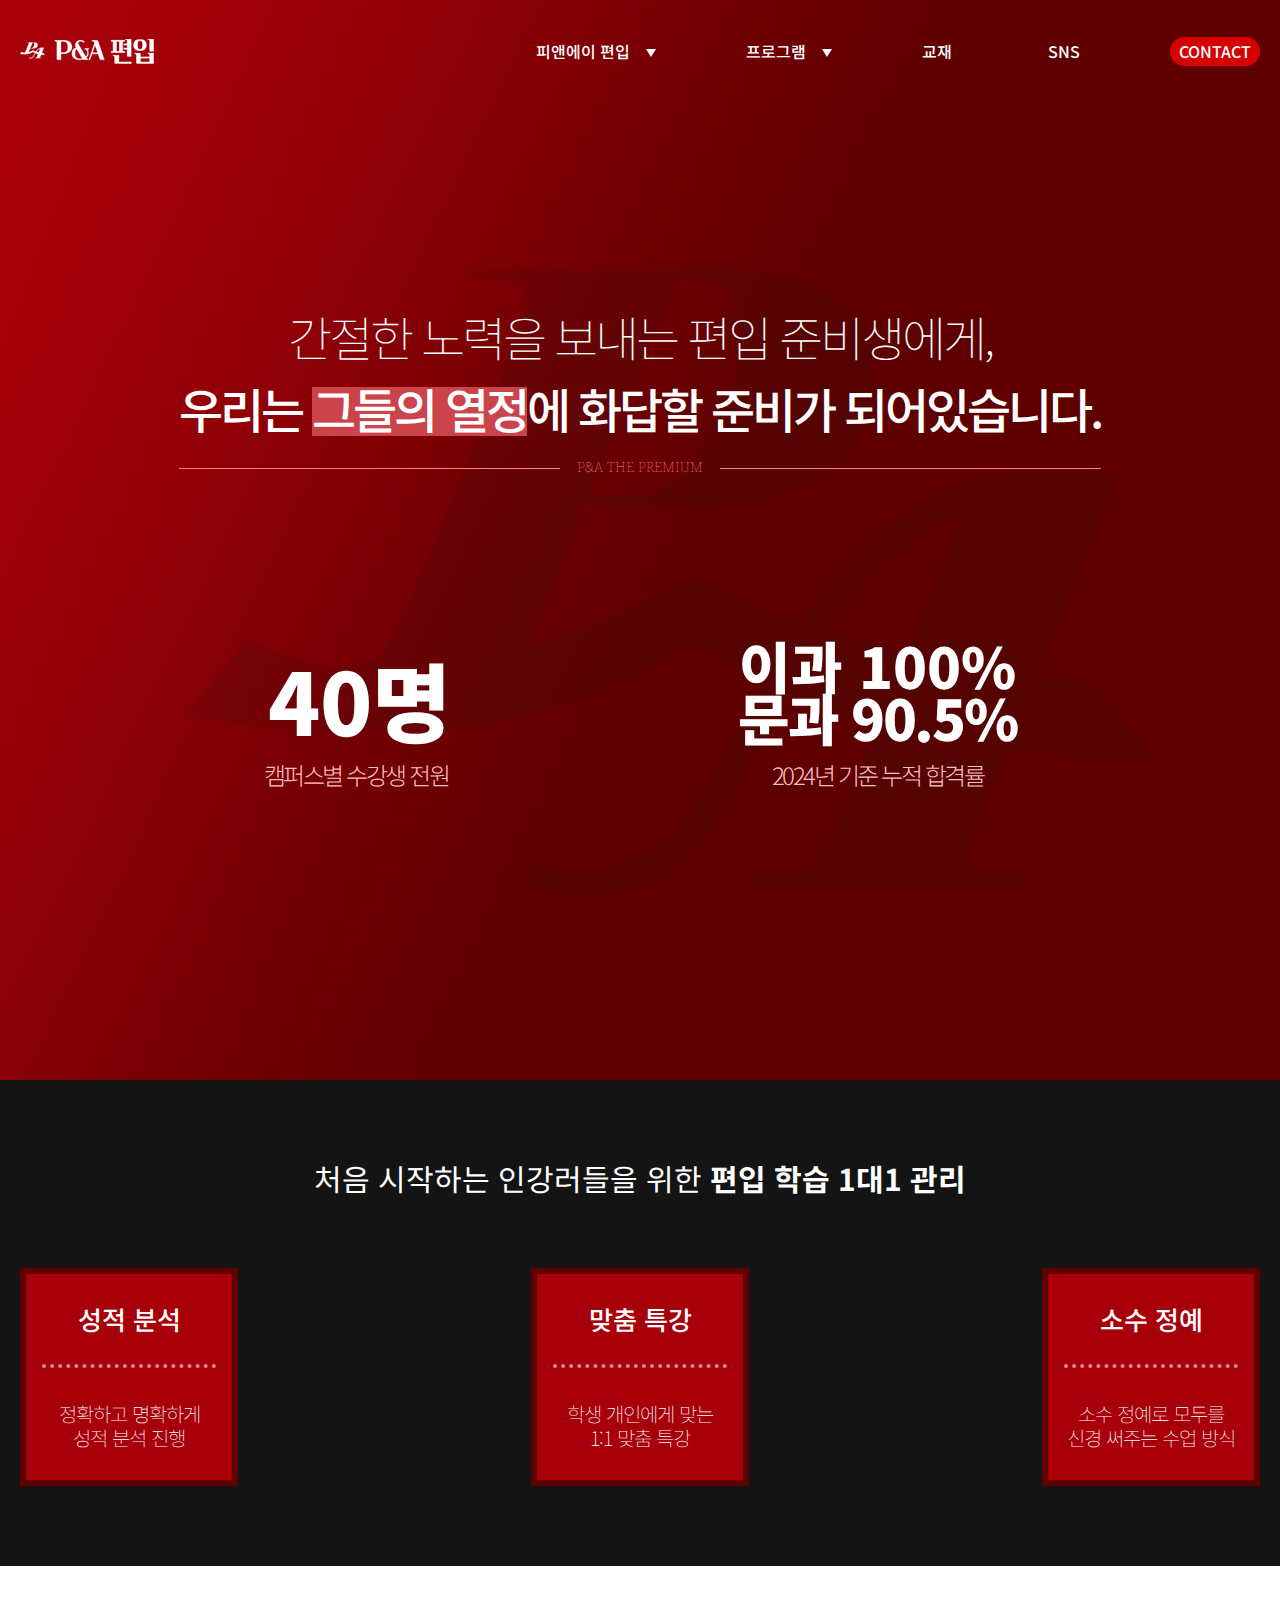
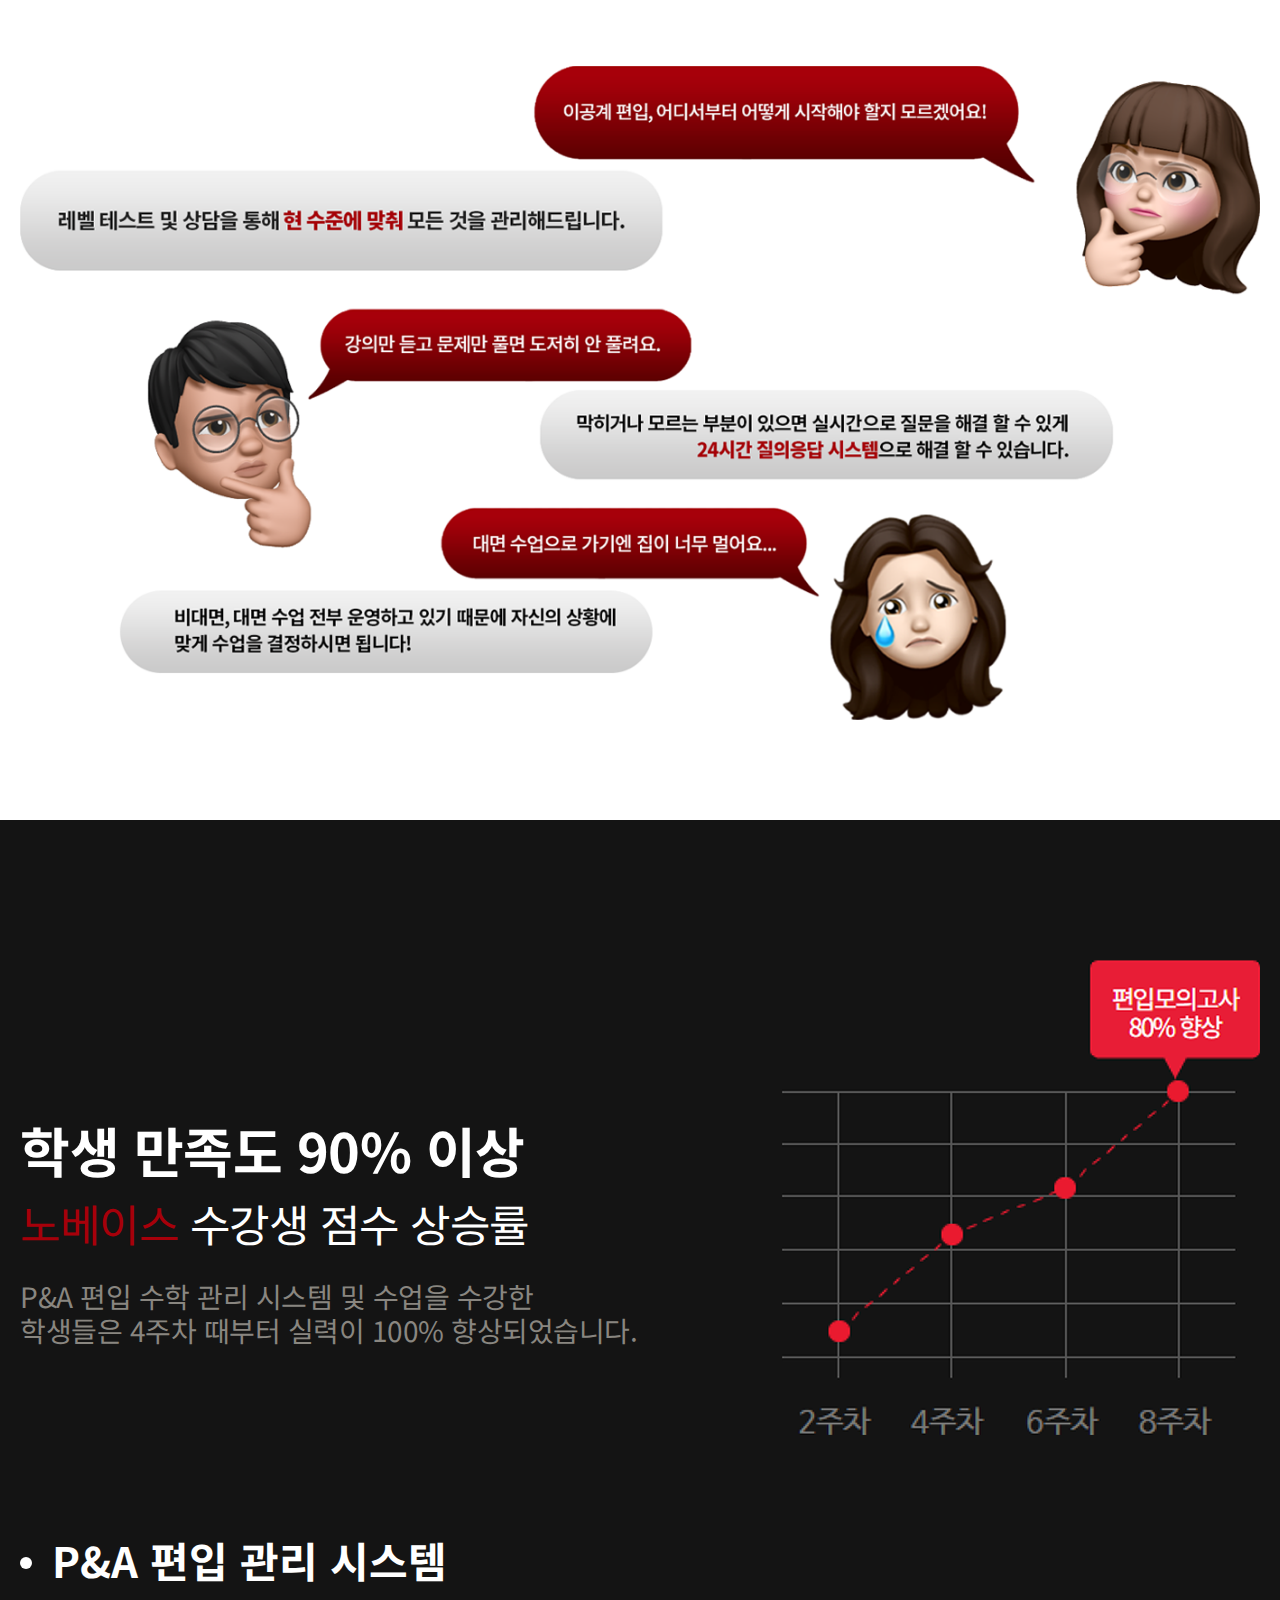
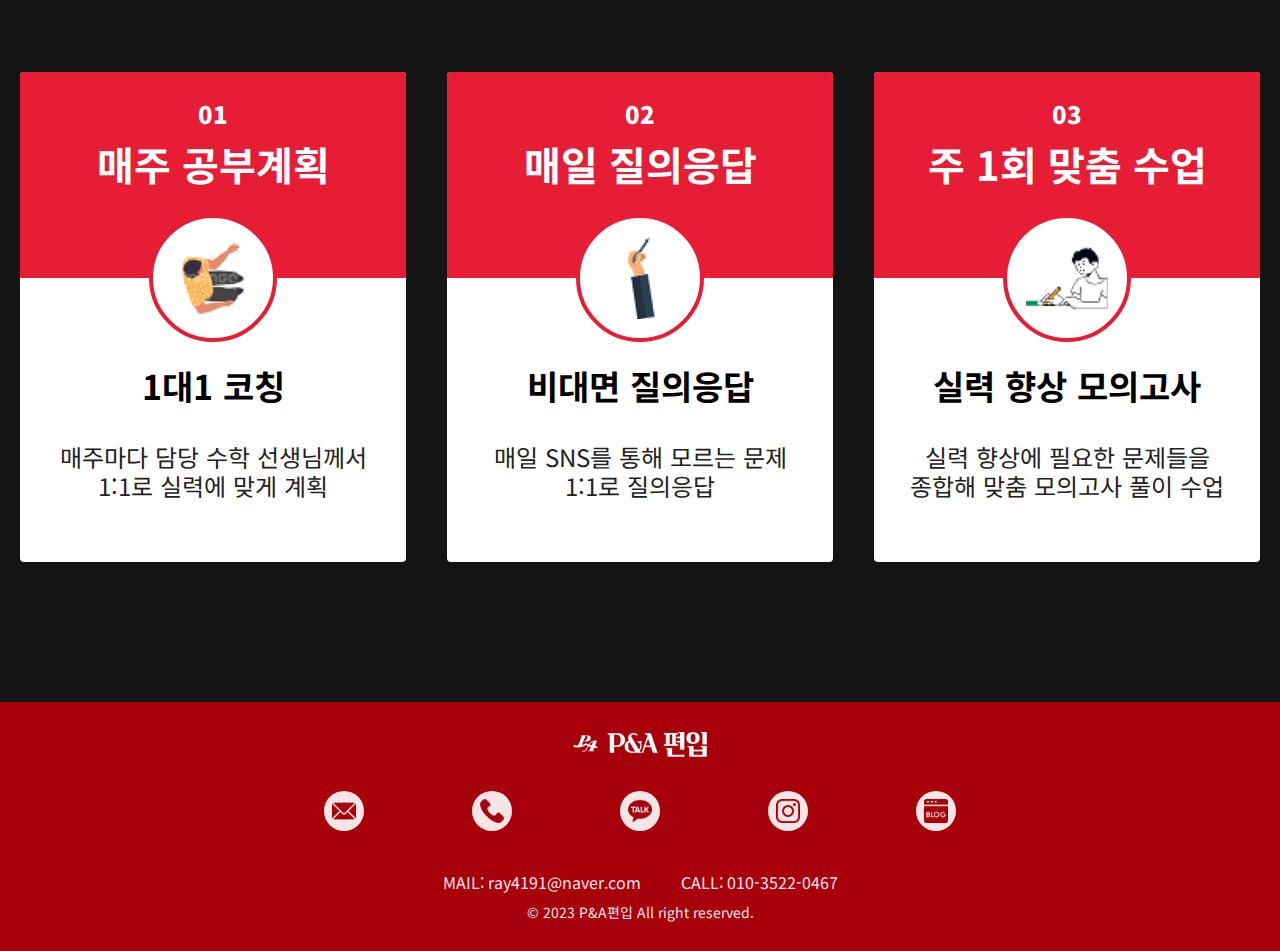
<file: index.html>
<!DOCTYPE html>
<html lang="ko">
<head>
    <meta charset="UTF-8">
    <meta http-equiv="X-UA-Compatible" content="IE=edge">
    <meta name="viewport" content="width=device-width, initial-scale=1.0">
    <meta property="og:title" content="P&A 편입학원">
    <meta property="og:description" content="나에게 최적화된 편입학원">
    <meta property="og:image" content="./asset/img/teacher_all_m.png">
    <link rel="stylesheet" href="./asset/style/import.css">
    <link rel="icon" href="./asset/img/favi.png" type="image/x-icon">
    <title>P&A - 나에게 최적화된 편입학원</title>
</head>
<body>
    <div class="wrapper">
        <header class="header main">
            <div class="header-wrap">
                <a href="./index.html" class="logo-wrap">
                    <h1 class="logo">
                        <img src="./asset/img/logo-02.png" alt="P&A 편입">
                    </h1>
                </a>
                
                <nav class="nav">
                    <div class="gnb">
                        <ul class="gnb-list">
                            <li class="item">
                                <a href="#" class="item-cont ico-triangle">피앤에이 편입</a>
    
                                <div class="lnb-wrap">
                                    <ul class="lnb-list">
                                        <li class="item">
                                            <a href="./views/about.html" class="item-cont">P&A 소개</a>
                                        </li>
                                        <li class="item">
                                            <a href="./views/teacher.html" class="item-cont">P&A 강사진</a>
                                        </li>
                                        <li class="item">
                                            <a href="./views/reviews.html" class="item-cont">P&A 합격수기</a>
                                        </li>
                                        <li class="item">
                                            <a href="./views/map.html" class="item-cont">오시는 길</a>
                                        </li>
                                    </ul>
                                </div>
                            </li>
                            <li class="item">
                                <a href="#" class="item-cont ico-triangle">프로그램</a>
    
                                <div class="lnb-wrap">
                                    <ul class="lnb-list">
                                        <li class="item">
                                            <a href="./views/program_math.html" class="item-cont">편입 수학</a>
                                        </li>
                                        <li class="item">
                                            <a href="./views/program_eng.html" class="item-cont">편입 영어</a>
                                        </li>
                                        <li class="item">
                                            <a href="./views/program_self_study.html" class="item-cont">독학 Premuim</a>
                                        </li>
                                        <li class="item">
                                            <a href="./views/program_interview.html" class="item-cont">자소서&면접</a>
                                        </li>
                                    </ul>
                                </div>
                            </li>
                            <li class="item">
                                <a href="./views/textbook.html" class="item-cont">교재</a>
                            </li>
                            <li class="item">
                                <a href="https://blog.naver.com/ray4191" class="item-cont">SNS</a>
                            </li>
                            <li class="item">
                                <div class="btn-wrap">
                                    <a href="./views/contact.html" class="btn btn-type01">
                                        <span class="btn-txt">CONTACT</span>
                                    </a>
                                </div>
                            </li>
                        </ul>
                    </div>
                </nav>
            </div>

            <button type="button" class="gnb-btn">
                <span class="line"></span>
                <span class="line"></span>
                <span class="line"></span>
            </button>
        </header>

        <section class="section banner">
            <div class="banner-wrap img-wrap">
                <img src="./asset/img/red-bg.png" alt="배너" class="banner-img">
                <div class="txt-wrap">
                    <p class="txt font-48 txt-c">
                        간절한 노력을<br class="m-s-br" /> 보내는 편입 준비생에게,<br />
                        <em>우리는 <span class="txt-bg cb434b">그들의 열정</span>에 <br class="m-br">화답할 준비가 되어있습니다.</em>
                        
                        <span class="txt-line-cont-wrap">
                            <span class="txt-line-cont">P&A THE PREMIUM</span>
                        </span>
                    </p>
                </div>

                <div class="edu-info-wrap">
                    <div class="info-wrap">
                        <span class="desc">캠퍼스별 수강생 전원</span>
                        <span class="info" style="margin-right: -7px;">40명</span>
                    </div>
                    <div class="info-wrap">
                        <span class="desc">2024년 기준 누적 합격률</span>
                        <span class="info info_s info02">문과 90.5%</span>
                        <span class="info info_s">이과 100%</span>
                    </div>
                </div>
            </div>
        </section>

        <section class="section strength-cont01">
            <div class="sec-cont01">
                <div class="sec-cont-wrap">
                    <div class="txt-wrap txt-c">
                        <p class="txt font-30">처음 시작하는 <br class="m-s-br">인강러들을 위한 <br class="m-br" /><em class="bold">편입 학습 1대1 관리</em></p>
                    </div>

                    <ul class="strength-list">
                        <li class="item">
                            <div class="item-cont">
                                <span class="tit">성적 분석</span>
                                <span class="desc">
                                    정확하고 명확하게<br />
                                    성적 분석 진행
                                </span>
                            </div>
                        </li>
                        <li class="item">
                            <div class="item-cont">
                                <span class="tit">맞춤 특강</span>
                                <span class="desc">
                                    학생 개인에게 맞는<br />
                                    1:1 맞춤 특강
                                </span>
                            </div>
                        </li>
                        <li class="item">
                            <div class="item-cont">
                                <span class="tit">소수 정예</span>
                                <span class="desc">
                                    소수 정예로 모두를<br />
                                    신경 써주는 수업 방식
                                </span>
                            </div>
                        </li>
                    </ul>
                </div>
            </div>
        </section>

        <section class="section strength-cont03">
            <div class="sec-cont01">
                <div class="sec-cont-wrap">
                    <img src="./asset/img/mz.png" alt="">
                </div>
            </div>
        </section>
        
        <section class="section strength-cont02">
            <div class="sec-cont01">
                <div class="sec-cont-wrap">
                    <div class="txt-wrap">
                        <span class="txt font-54 bold">
                            학생 만족도 90% 이상<br>
                        </span>
                        <span class="txt font-44">
                            <span class="color-a7000a">노베이스</span> 수강생 <br class="m-s-br">점수 상승률
                        </span>
                        <p class="txt font-28 color-898680 desc">
                            P&A 편입 수학 관리 시스템 및 수업을 수강한<br>
                            학생들은 4주차 때부터 실력이 100% 향상되었습니다.
                        </p>
                    </div>

                    <div class="img-wrap">
                        <img src="./asset/img/graph.png" alt="편입 모의고사 80% 향상을 나타내는 그래프">
                    </div>
                </div>
            </div>

            <div class="sec-cont02">
                <div class="sec-cont-wrap">
                    <div class="tit-wrap">
                        <h2 class="tit">P&A 편입 관리 시스템</h2>
                    </div>
                    
                    <ul class="strength-list">
                        <li class="item">
                            <div class="item-cont">
                                <div class="cont-container01">
                                    <span class="info num">01</span>
                                    <span class="info tit01">매주 공부계획</span>
                                    <div class="ico-wrap">
                                        <img src="./asset/img/ico-people01.png" alt="아이콘" class="ico">
                                    </div>
                                </div>
                                <div class="cont-container02">
                                    <span class="info tit02">1대1 코칭</span>
                                    <span class="info desc">매주마다 담당 수학 선생님께서<br />1:1로 실력에 맞게 계획</span>
                                </div>
                            </div>
                        </li>
                        <li class="item">
                            <div class="item-cont">
                                <div class="cont-container01">
                                    <span class="info num">02</span>
                                    <span class="info tit01">매일 질의응답</span>
                                    <div class="ico-wrap">
                                        <img src="./asset/img/ico-hand.png" alt="아이콘" class="ico">
                                    </div>
                                </div>
                                <div class="cont-container02">
                                    <span class="info tit02">비대면 질의응답</span>
                                    <span class="info desc">매일 SNS를 통해 모르는 문제<br />1:1로 질의응답</span>
                                </div>
                            </div>
                        </li>
                        <li class="item">
                            <div class="item-cont">
                                <div class="cont-container01">
                                    <span class="info num">03</span>
                                    <span class="info tit01">주 1회 맞춤 수업</span>
                                    <div class="ico-wrap">
                                        <img src="./asset/img/ico-people02.png" alt="아이콘" class="ico">
                                    </div>
                                </div>
                                <div class="cont-container02">
                                    <span class="info tit02">실력 향상 모의고사</span>
                                    <span class="info desc">실력 향상에 필요한 문제들을<br />종합해 맞춤 모의고사 풀이 수업</span>
                                </div>
                            </div>
                        </li>
                    </ul>
                </div>
            </div>
        </section>

        <footer class="footer">
            <div class="footer-wrap">
                <a href="./index.html" class="logo-wrap">
                    <div class="logo">
                        <img src="./asset/img/logo-02.png" alt="P&A 편입">
                    </div>
                </a>

                <ul class="footer-list-wrap">
                    <li class="item">
                        <a href="mailto:ray4191@naver.com" class="item-cont">
                            <img src="./asset/img/ico-email.png" alt="email" class="ico">
                        </a>
                    </li>
                    <li class="item">
                        <a href="tel:010-3522-0467" class="item-cont">
                            <img src="./asset/img/ico-phone-call.png" alt="call" class="ico">
                        </a>
                    </li>
                    <li class="item">
                        <a href="#" class="item-cont">
                            <img src="./asset/img/ico-kakao-talk.png" alt="kakao" class="ico">
                        </a>
                    </li>
                    <li class="item">
                        <a href="https://www.instagram.com/transfer_sg/" class="item-cont" target="_blank">
                            <img src="./asset/img/ico-instagram.png" alt="instagram" class="ico">
                        </a>
                    </li>
                    <li class="item">
                        <a href="https://blog.naver.com/ray4191" class="item-cont" target="_blank">
                            <img src="./asset/img/ico-blog.png" alt="blog" class="ico">
                        </a>
                    </li>
                </ul>

                <div class="copyright-wrap">
                    <div class="info-wrap">
                        <span class="info">MAIL: ray4191@naver.com</span>
                        <span class="info">CALL: 010-3522-0467</span>
                    </div>
                    <span class="copyright">© 2023 P&A편입 All right reserved.</span>
                </div>
            </div>
        </footer>
    </div>

    <script src="./asset/js/main.js"></script>
</body>
</html>
</file>
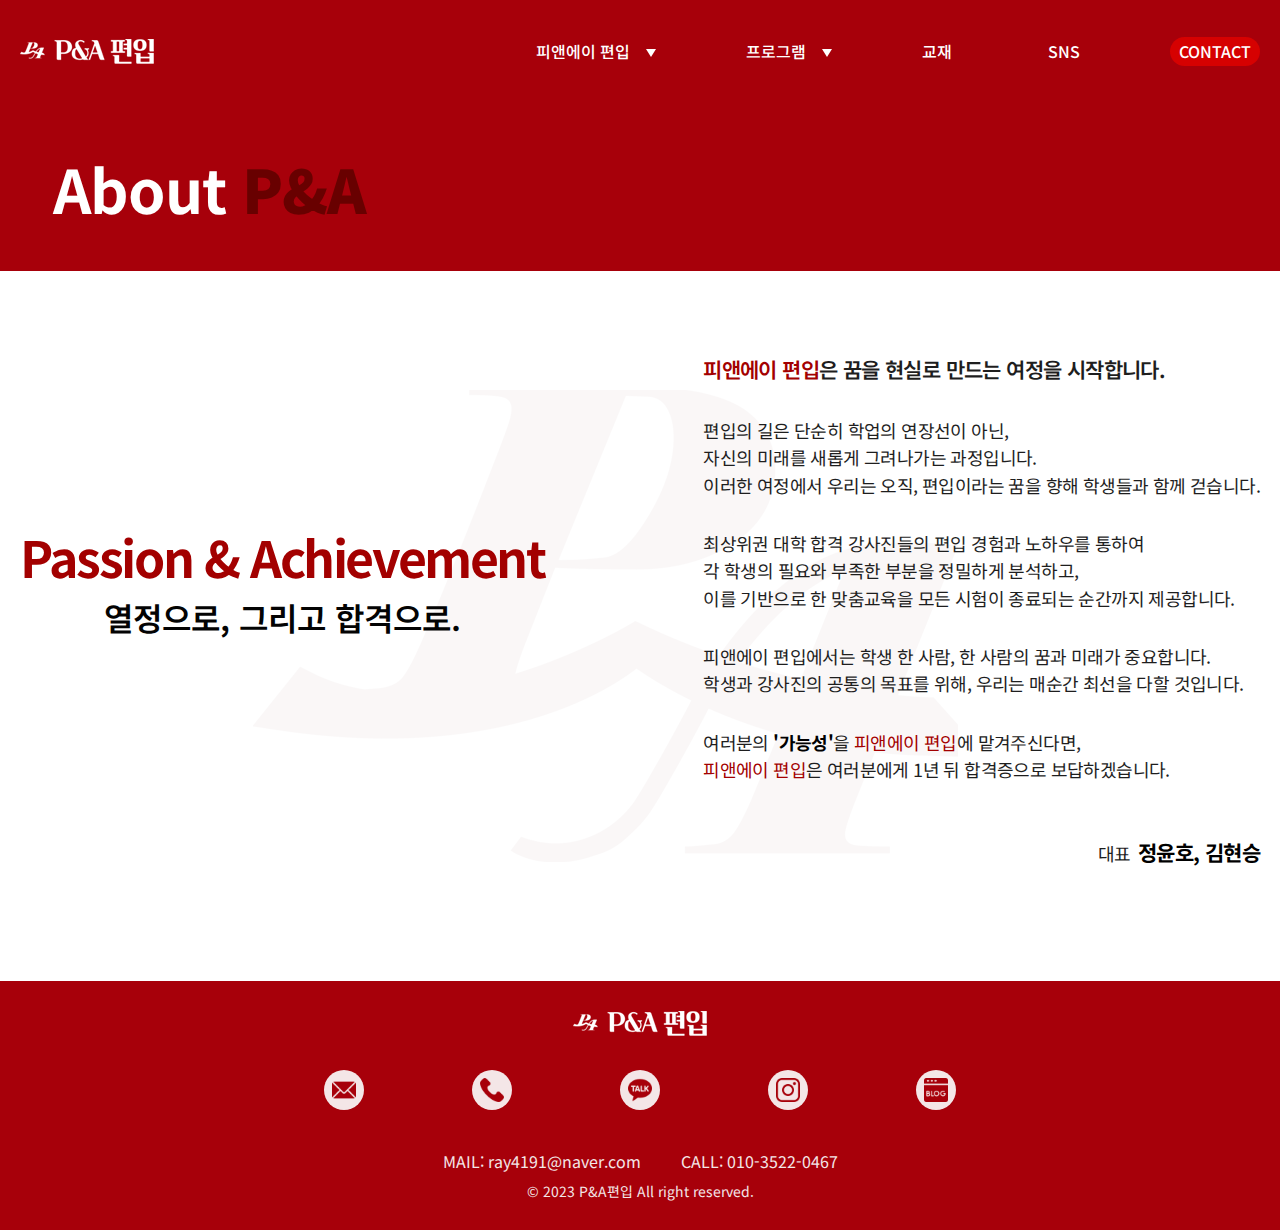
<file: views/about.html>
<!DOCTYPE html>
<html lang="ko">
<head>
    <meta charset="UTF-8">
    <meta http-equiv="X-UA-Compatible" content="IE=edge">
    <meta name="viewport" content="width=device-width, initial-scale=1.0">
    <meta property="og:title" content="P&A 편입학원">
    <meta property="og:description" content="나에게 최적화된 편입학원">
    <meta property="og:image" content="./../asset/img/teacher_all_m.png">
    <link rel="stylesheet" href="./../asset/style/import.css">
    <link rel="icon" href="./../asset/img/favi.png" type="image/x-icon">
    <title>P&A - 나에게 최적화된 편입학원</title>
</head>
<body>
    <div class="wrapper">
        <header class="header">
            <div class="header-wrap">
                <a href="./../index.html" class="logo-wrap">
                    <h1 class="logo">
                        <img src="./../asset/img/logo-02.png" alt="P&A 편입">
                    </h1>
                </a>
                
                <nav class="nav">
                    <div class="gnb">
                        <ul class="gnb-list">
                            <li class="item">
                                <a href="#" class="item-cont ico-triangle">피앤에이 편입</a>
    
                                <div class="lnb-wrap">
                                    <ul class="lnb-list">
                                        <li class="item">
                                            <a href="./about.html" class="item-cont">P&A 소개</a>
                                        </li>
                                        <li class="item">
                                            <a href="./teacher.html" class="item-cont">P&A 강사진</a>
                                        </li>
                                        <li class="item">
                                            <a href="./reviews.html" class="item-cont">P&A 합격수기</a>
                                        </li>
                                        <li class="item">
                                            <a href="./map.html" class="item-cont">오시는 길</a>
                                        </li>
                                    </ul>
                                </div>
                            </li>
                            <li class="item">
                                <a href="#" class="item-cont ico-triangle">프로그램</a>
    
                                <div class="lnb-wrap">
                                    <ul class="lnb-list">
                                        <li class="item">
                                            <a href="./program_math.html" class="item-cont">편입 수학</a>
                                        </li>
                                        <li class="item">
                                            <a href="./program_eng.html" class="item-cont">편입 영어</a>
                                        </li>
                                        <li class="item">
                                            <a href="./program_self_study.html" class="item-cont">독학 Premuim</a>
                                        </li>
                                        <li class="item">
                                            <a href="./program_interview.html" class="item-cont">자소서&면접</a>
                                        </li>
                                    </ul>
                                </div>
                            </li>
                            <li class="item">
                                <a href="./textbook.html" class="item-cont">교재</a>
                            </li>
                            <li class="item">
                                <a href="https://blog.naver.com/ray4191" class="item-cont">SNS</a>
                            </li>
                            <li class="item">
                                <div class="btn-wrap">
                                    <a href="./contact.html" class="btn btn-type01">
                                        <span class="btn-txt">CONTACT</span>
                                    </a>
                                </div>
                            </li>
                        </ul>
                    </div>
                </nav>
            </div>
        <button type="button" class="gnb-btn">
                <span class="line"></span>
                <span class="line"></span>
                <span class="line"></span>
            </button>
        </header>

        <section class="section about-cont01">
            <div class="sec-cont01">
                <div class="sec-cont-wrap">
                    <h2 class="tit">About <span class="color-680000">P&A</span></h2>
                </div>
            </div>

            <div class="sec-cont02">
                <div class="sec-cont-wrap">
                    <div class="txt-cont">
                        <div class="txt-wrap txt-wrap01">
                            <span class="txt tit bold color-A30000">Passion<br class="m-br"> & <br class="m-br">Achievement</span>
                            <p class="txt txt01">
                                열정으로, <br class="m-br">그리고 합격으로.
                            </p>
                        </div>
                        
                        <div class="txt-wrap txt-wrap02">
                            <p class="txt"><span class="color-A30000">피앤에이 편입</span>은 꿈을 현실로 만드는 여정을 시작합니다.</p>
                            <p class="txt">
                                편입의 길은 단순히 학업의 연장선이 아닌,<br>자신의 미래를 새롭게 그려나가는 과정입니다.<br>이러한 여정에서 우리는 오직, 편입이라는 꿈을 향해 학생들과 함께 걷습니다.              </p>
                            <p class="txt">
                                최상위권 대학 합격 강사진들의 편입 경험과 노하우를 통하여<br>각 학생의 필요와 부족한 부분을 정밀하게 분석하고,<br>이를 기반으로 한 맞춤교육을 모든 시험이 종료되는 순간까지 제공합니다.
                            </p>
                            <p class="txt">
                                피앤에이 편입에서는 학생 한 사람, 한 사람의 꿈과 미래가 중요합니다.<br>학생과 강사진의 공통의 목표를 위해, 우리는 매순간 최선을 다할 것입니다. 
                            </p>
                            <p class="txt">
                                여러분의 <span class="bold">'가능성'</span>을 <span class="color-A30000">피앤에이 편입</span>에 맡겨주신다면,<br><span class="color-A30000">피앤에이 편입</span>은 여러분에게 1년 뒤 합격증으로 보답하겠습니다.
                            </p>
                            <span class="txt">대표 <span class="bold">정윤호, 김현승</span></span>
                        </div>
                    </div>
                </div>
            </div>
        </section>

        <footer class="footer">
            <div class="footer-wrap">
                <a href="./../index.html" class="logo-wrap">
                    <div class="logo">
                        <img src="./../asset/img/logo-02.png" alt="P&A 편입">
                    </div>
                </a>

                <ul class="footer-list-wrap">
                    <li class="item">
                        <a href="mailto:ray4191@naver.com" class="item-cont">
                            <img src="./../asset/img/ico-email.png" alt="email" class="ico">
                        </a>
                    </li>
                    <li class="item">
                        <a href="tel:010-3522-0467" class="item-cont">
                            <img src="./../asset/img/ico-phone-call.png" alt="call" class="ico">
                        </a>
                    </li>
                    <li class="item">
                        <a href="#" class="item-cont">
                            <img src="./../asset/img/ico-kakao-talk.png" alt="kakao" class="ico">
                        </a>
                    </li>
                    <li class="item">
                        <a href="https://www.instagram.com/transfer_sg/" class="item-cont" target="_blank">
                            <img src="./../asset/img/ico-instagram.png" alt="instagram" class="ico">
                        </a>
                    </li>
                    <li class="item">
                        <a href="https://blog.naver.com/ray4191" class="item-cont" target="_blank">
                            <img src="./../asset/img/ico-blog.png" alt="blog" class="ico">
                        </a>
                    </li>
                </ul>

                <div class="copyright-wrap">
                    <div class="info-wrap">
                        <span class="info">MAIL: ray4191@naver.com</span>
                        <span class="info">CALL: 010-3522-0467</span>
                    </div>
                    <span class="copyright">© 2023 P&A편입 All right reserved.</span>
                </div>
            </div>
        </footer>
    </div>

    <script src="./../asset/js/main.js"></script>
</body>
</html>
</file>
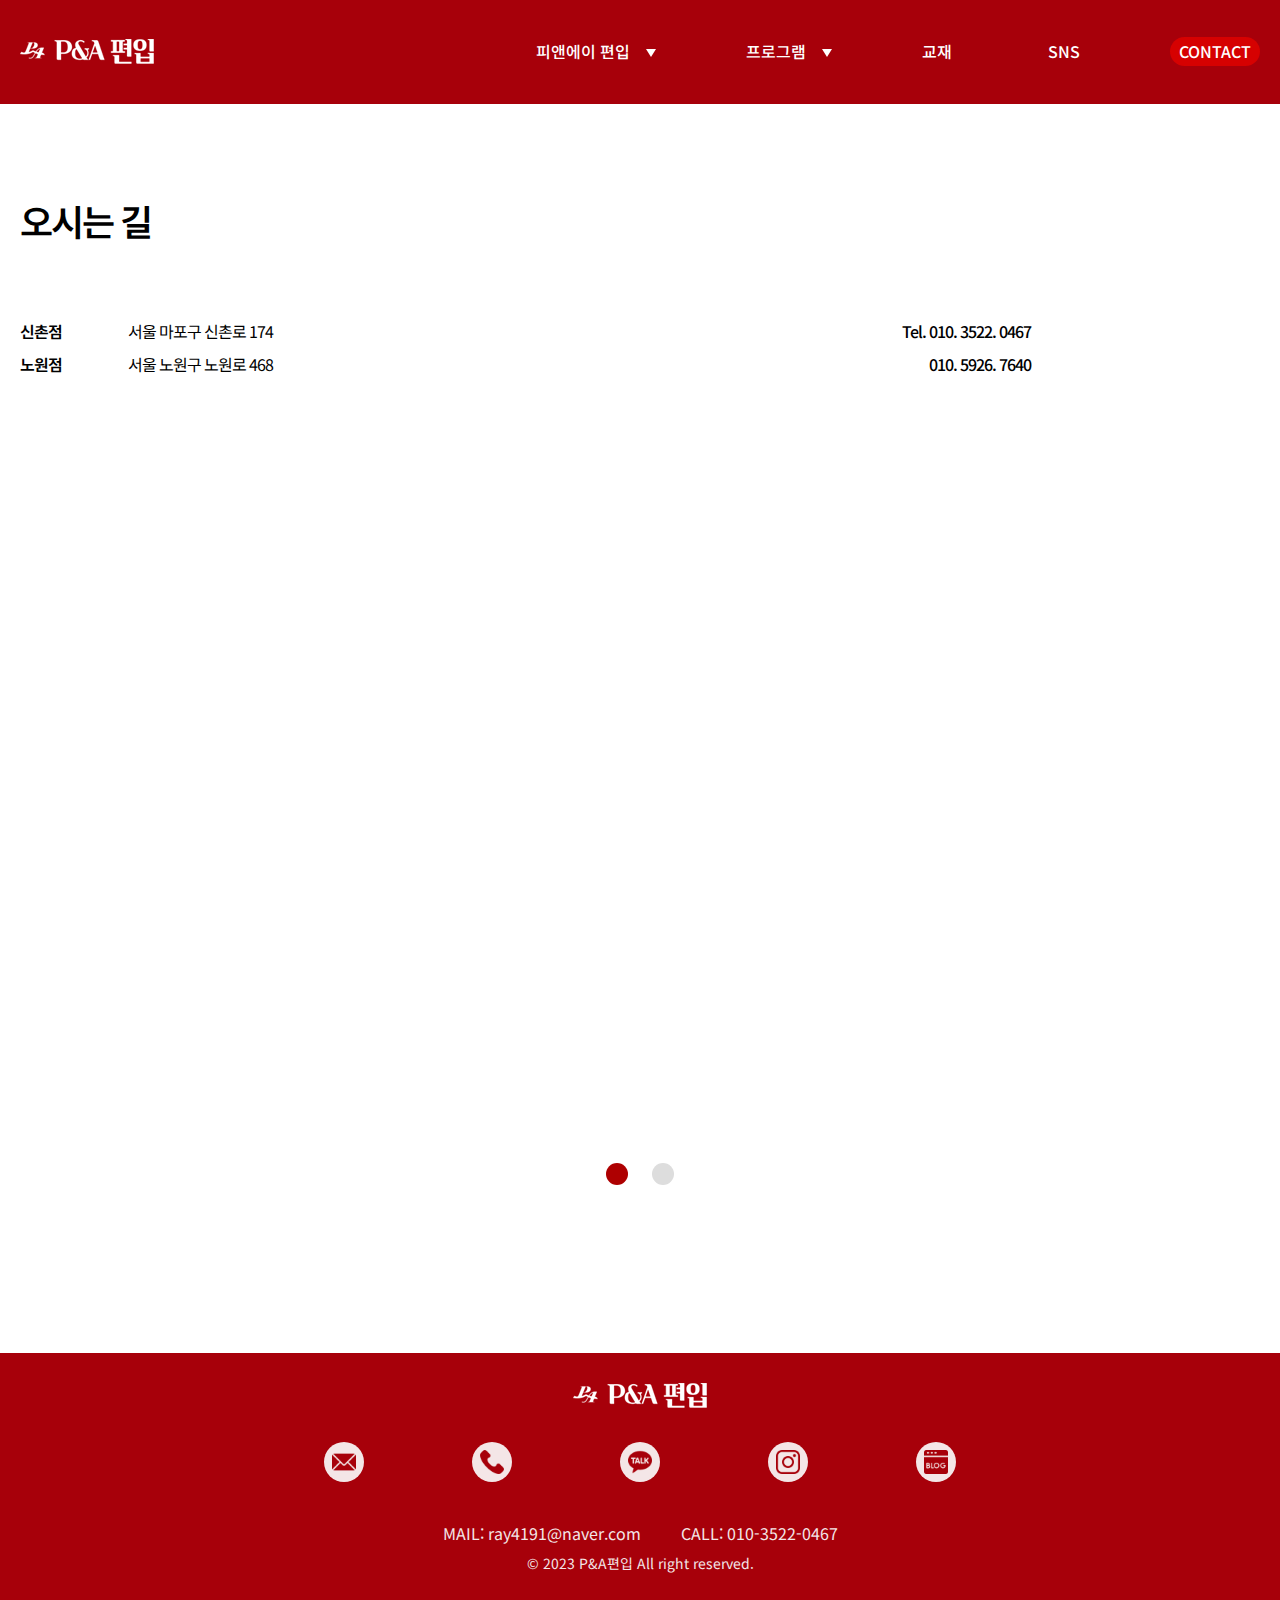
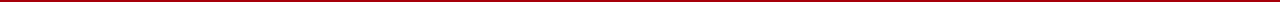
<file: views/map.html>
<!DOCTYPE html>
<html lang="ko">
<head>
    <meta charset="UTF-8">
    <meta http-equiv="X-UA-Compatible" content="IE=edge">
    <meta name="viewport" content="width=device-width, initial-scale=1.0">
    <meta property="og:title" content="P&A 편입학원">
    <meta property="og:description" content="나에게 최적화된 편입학원">
    <meta property="og:image" content="./../asset/img/teacher_all_m.png">
    <link rel="stylesheet" href="./../asset/style/import.css">
    <link rel="icon" href="./../asset/img/favi.png" type="image/x-icon">
    <title>P&A - 나에게 최적화된 편입학원</title>
</head>
<body>
    <div class="wrapper">
        <header class="header">
            <div class="header-wrap">
                <a href="./../index.html" class="logo-wrap">
                    <h1 class="logo">
                        <img src="./../asset/img/logo-02.png" alt="P&A 편입">
                    </h1>
                </a>
                
                <nav class="nav">
                    <div class="gnb">
                        <ul class="gnb-list">
                            <li class="item">
                                <a href="#" class="item-cont ico-triangle">피앤에이 편입</a>
    
                                <div class="lnb-wrap">
                                    <ul class="lnb-list">
                                        <li class="item">
                                            <a href="./about.html" class="item-cont">P&A 소개</a>
                                        </li>
                                        <li class="item">
                                            <a href="./teacher.html" class="item-cont">P&A 강사진</a>
                                        </li>
                                        <li class="item">
                                            <a href="./reviews.html" class="item-cont">P&A 합격수기</a>
                                        </li>
                                        <li class="item">
                                            <a href="./map.html" class="item-cont">오시는 길</a>
                                        </li>
                                    </ul>
                                </div>
                            </li>
                            <li class="item">
                                <a href="#" class="item-cont ico-triangle">프로그램</a>
    
                                <div class="lnb-wrap">
                                    <ul class="lnb-list">
                                        <li class="item">
                                            <a href="./program_math.html" class="item-cont">편입 수학</a>
                                        </li>
                                        <li class="item">
                                            <a href="./program_eng.html" class="item-cont">편입 영어</a>
                                        </li>
                                        <li class="item">
                                            <a href="./program_self_study.html" class="item-cont">독학 Premuim</a>
                                        </li>
                                        <li class="item">
                                            <a href="./program_interview.html" class="item-cont">자소서&면접</a>
                                        </li>
                                    </ul>
                                </div>
                            </li>
                            <li class="item">
                                <a href="./textbook.html" class="item-cont">교재</a>
                            </li>
                            <li class="item">
                                <a href="https://blog.naver.com/ray4191" class="item-cont">SNS</a>
                            </li>
                            <li class="item">
                                <div class="btn-wrap">
                                    <a href="./contact.html" class="btn btn-type01">
                                        <span class="btn-txt">CONTACT</span>
                                    </a>
                                </div>
                            </li>
                        </ul>
                    </div>
                </nav>
            </div>
        <button type="button" class="gnb-btn">
                <span class="line"></span>
                <span class="line"></span>
                <span class="line"></span>
            </button>
        </header>

        <section class="section map-cont01">
            <div class="sec-cont">
                <h2 class="h2_tit">오시는 길</h2>
                <div class="map_item">
                    <div class="container">
                        <span class="tit">신촌점</span>
                        <span class="info">서울 마포구 신촌로 174</span>
                    </div>
                    <a href="tel:01035520467" class="single_info">Tel. 010. 3522. 0467</a>
                </div>
                <div class="map_item">
                    <div class="container">
                        <span class="tit">노원점</span>
                        <span class="info">서울 노원구 노원로 468</span>
                    </div>
                    <a href="tel:01059267640" class="single_info">010. 5926. 7640</a>
                </div>

                <div class="map_iframe map01" style="display: block;">
                    <iframe src="https://www.google.com/maps/embed?pb=!1m18!1m12!1m3!1d3162.935387862286!2d126.94296910956275!3d37.55658603448402!2m3!1f0!2f0!3f0!3m2!1i1024!2i768!4f13.1!3m3!1m2!1s0x357c989a3f17c26f%3A0x4a6ee437d495fd99!2z7ISc7Jq47Yq567OE7IucIOuniO2PrOq1rCDsi6DstIzroZwgMTc0!5e0!3m2!1sko!2skr!4v1711285463516!5m2!1sko!2skr" style="border:0;" allowfullscreen="" loading="lazy" referrerpolicy="no-referrer-when-downgrade"></iframe>
                </div>

                <div class="map_iframe map02">
                    <iframe src="https://www.google.com/maps/embed?pb=!1m18!1m12!1m3!1d3158.620509004864!2d127.06341477568695!3d37.65812497201501!2m3!1f0!2f0!3f0!3m2!1i1024!2i768!4f13.1!3m3!1m2!1s0x357cb91411152053%3A0x60a7115c801fb4b1!2z7ISc7Jq47Yq567OE7IucIOuFuOybkOq1rCDrhbjsm5DroZwgNDY4!5e0!3m2!1sko!2skr!4v1711286606527!5m2!1sko!2skr" style="border:0;" allowfullscreen="" loading="lazy" referrerpolicy="no-referrer-when-downgrade"></iframe>
                </div>

                <div class="map_tab">
                    <button type="button" aria-label="신촌점 지도 보기" class="btn active" data-map="map01"></button>
                    <button type="button" aria-label="노원점 지도 보기" class="btn" data-map="map02"></button>
                </div>
            </div>
        </section>

        <footer class="footer">
            <div class="footer-wrap">
                <a href="./../index.html" class="logo-wrap">
                    <div class="logo">
                        <img src="./../asset/img/logo-02.png" alt="P&A 편입">
                    </div>
                </a>

                <ul class="footer-list-wrap">
                    <li class="item">
                        <a href="mailto:ray4191@naver.com" class="item-cont">
                            <img src="./../asset/img/ico-email.png" alt="email" class="ico">
                        </a>
                    </li>
                    <li class="item">
                        <a href="tel:010-3522-0467" class="item-cont">
                            <img src="./../asset/img/ico-phone-call.png" alt="call" class="ico">
                        </a>
                    </li>
                    <li class="item">
                        <a href="#" class="item-cont">
                            <img src="./../asset/img/ico-kakao-talk.png" alt="kakao" class="ico">
                        </a>
                    </li>
                    <li class="item">
                        <a href="https://www.instagram.com/transfer_sg/" class="item-cont" target="_blank">
                            <img src="./../asset/img/ico-instagram.png" alt="instagram" class="ico">
                        </a>
                    </li>
                    <li class="item">
                        <a href="https://blog.naver.com/ray4191" class="item-cont" target="_blank">
                            <img src="./../asset/img/ico-blog.png" alt="blog" class="ico">
                        </a>
                    </li>
                </ul>

                <div class="copyright-wrap">
                    <div class="info-wrap">
                        <span class="info">MAIL: ray4191@naver.com</span>
                        <span class="info">CALL: 010-3522-0467</span>
                    </div>
                    <span class="copyright">© 2023 P&A편입 All right reserved.</span>
                </div>
            </div>
        </footer>
    </div>

    <script src="./../asset/js/main.js"></script>

    <script>
        let mapTab = document.querySelectorAll('.map_tab > .btn');
        let mapIframe = document.querySelectorAll('.map_iframe');

        mapTab.forEach(function(item){
            item.addEventListener('click', function(){
                mapIframe.forEach(function(item){
                    item.setAttribute('style', 'display: none;');
                })
                document.querySelector(`.${item.dataset.map}`).setAttribute('style', 'display: block');
                mapTab.forEach(function(item){
                    item.classList.remove('active');
                })
                item.classList.add('active');
            })
        })
    </script>
</body>
</html>
</file>
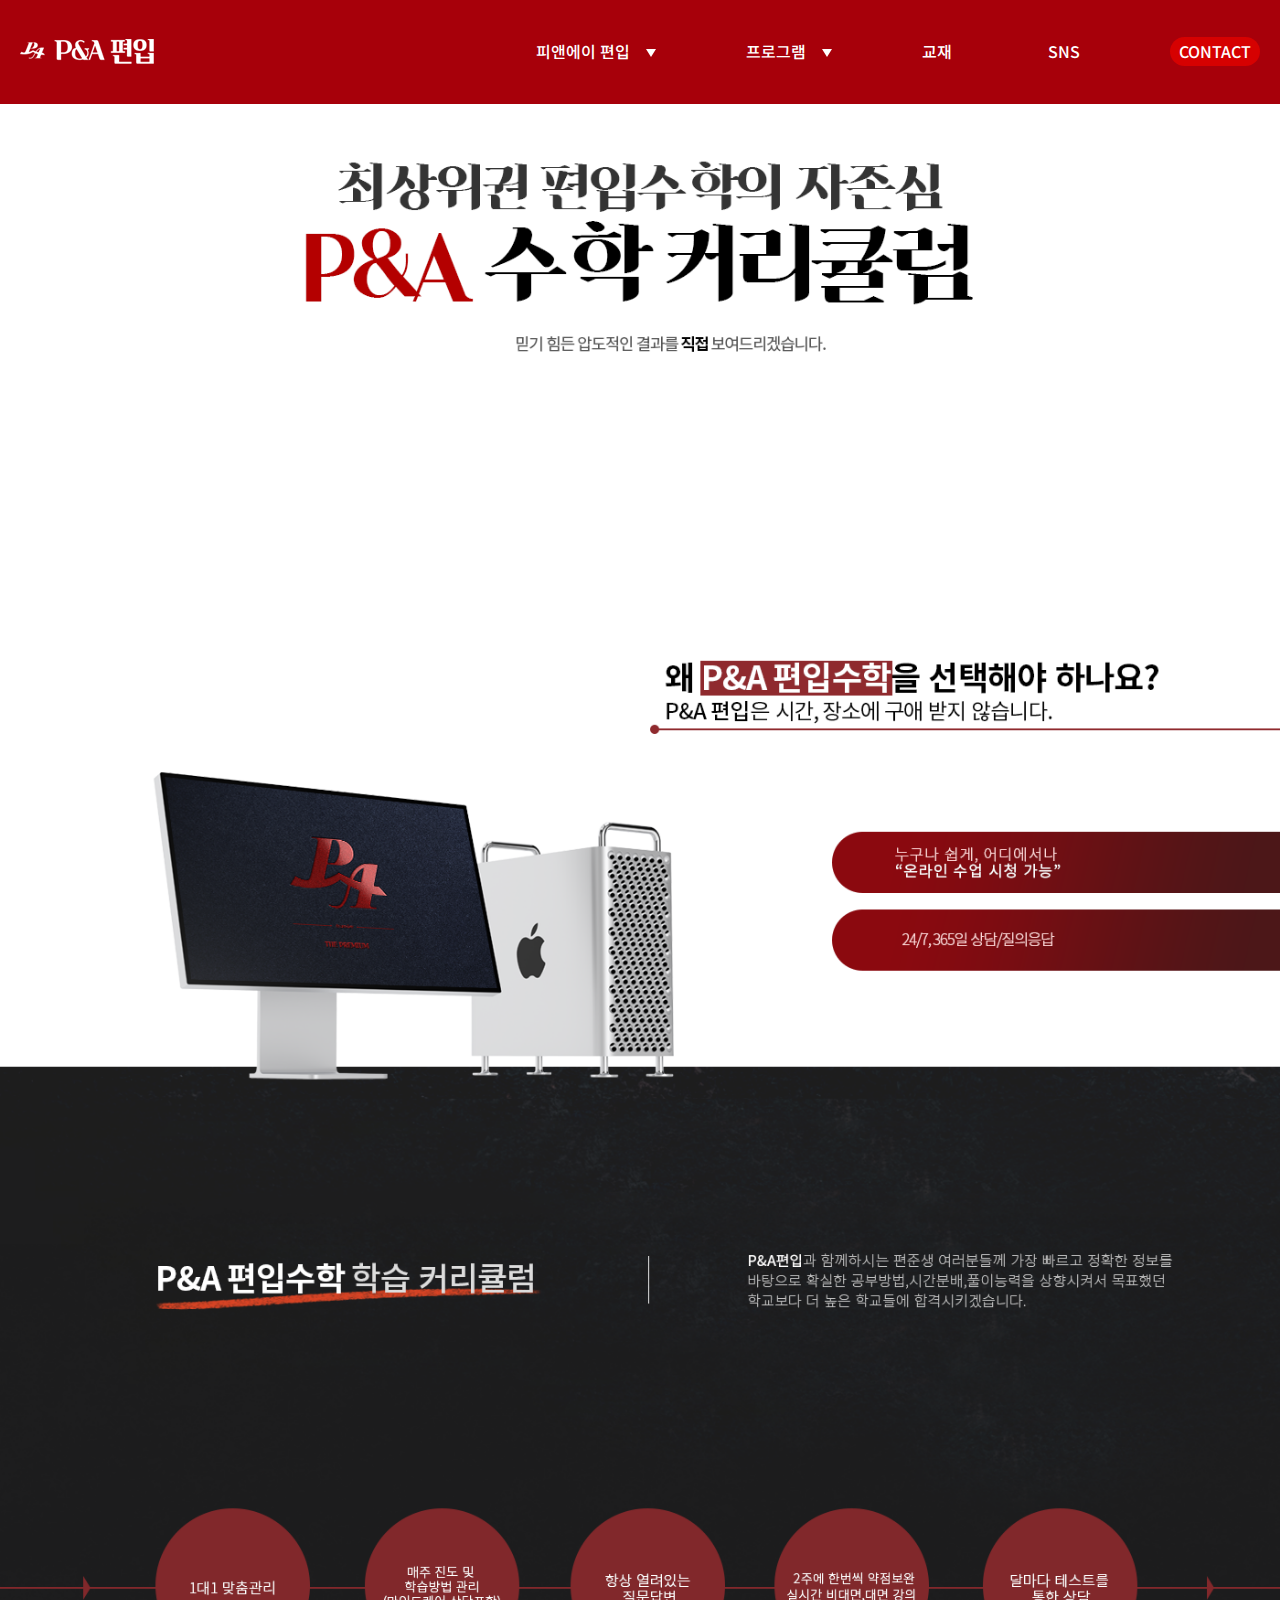
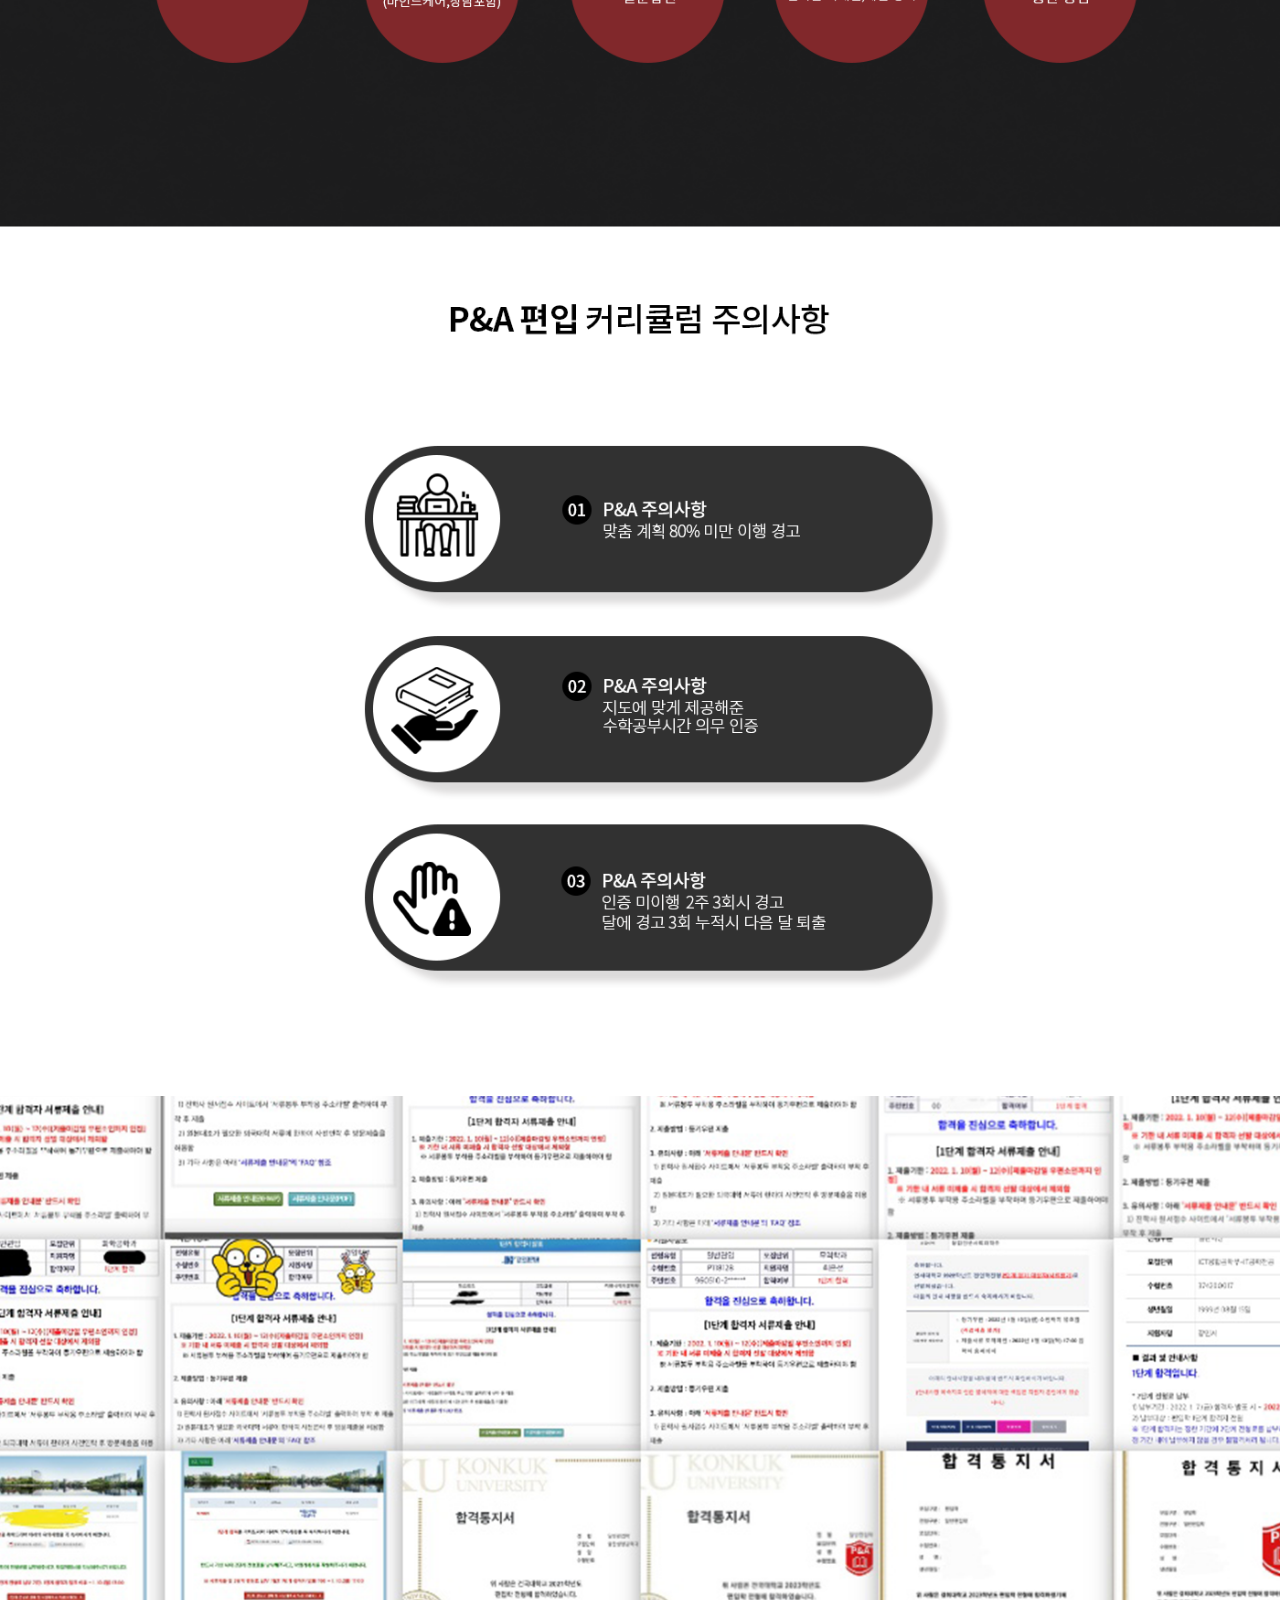
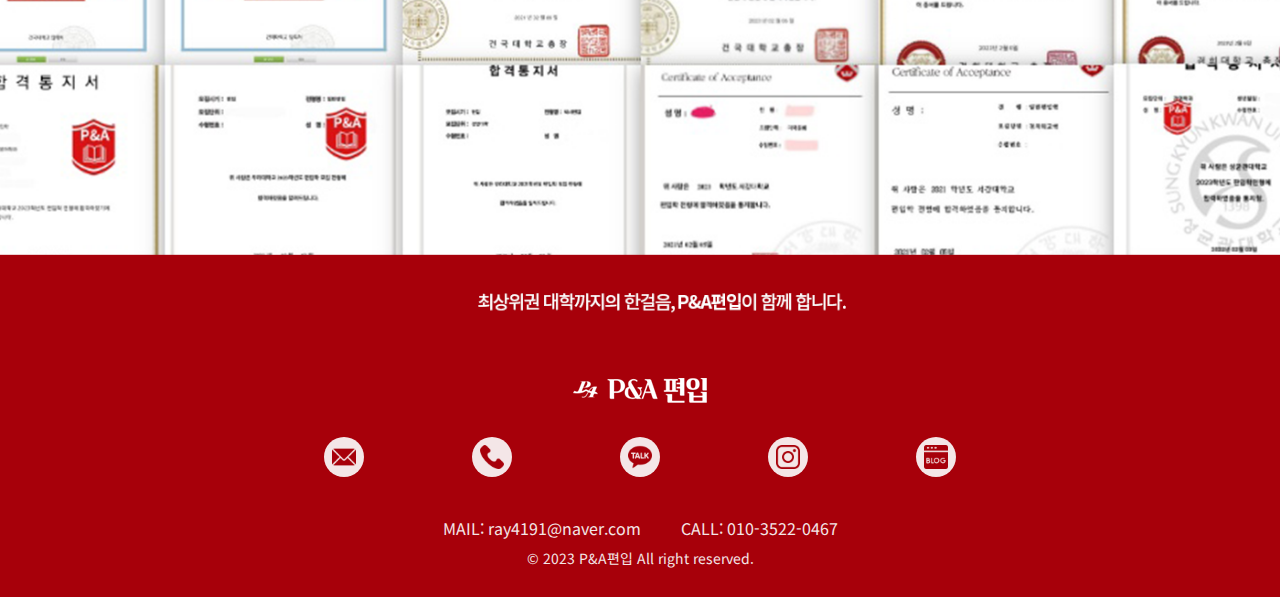
<file: views/program_math.html>
<!DOCTYPE html>
<html lang="ko">
<head>
    <meta charset="UTF-8">
    <meta http-equiv="X-UA-Compatible" content="IE=edge">
    <meta name="viewport" content="width=device-width, initial-scale=1.0">
    <meta property="og:title" content="P&A 편입학원">
    <meta property="og:description" content="나에게 최적화된 편입학원">
    <meta property="og:image" content="./../asset/img/teacher_all_m.png">
    <link rel="stylesheet" href="./../asset/style/import.css">
    <link rel="icon" href="./../asset/img/favi.png" type="image/x-icon">
    <title>P&A - 나에게 최적화된 편입학원</title>
</head>
<body>
    <div class="wrapper">
        <header class="header">
            <div class="header-wrap">
                <a href="./../index.html" class="logo-wrap">
                    <h1 class="logo">
                        <img src="./../asset/img/logo-02.png" alt="P&A 편입">
                    </h1>
                </a>
                
                <nav class="nav">
                    <div class="gnb">
                        <ul class="gnb-list">
                            <li class="item">
                                <a href="#" class="item-cont ico-triangle">피앤에이 편입</a>
    
                                <div class="lnb-wrap">
                                    <ul class="lnb-list">
                                        <li class="item">
                                            <a href="./about.html" class="item-cont">P&A 소개</a>
                                        </li>
                                        <li class="item">
                                            <a href="./teacher.html" class="item-cont">P&A 강사진</a>
                                        </li>
                                        <li class="item">
                                            <a href="./reviews.html" class="item-cont">P&A 합격수기</a>
                                        </li>
                                        <li class="item">
                                            <a href="./map.html" class="item-cont">오시는 길</a>
                                        </li>
                                    </ul>
                                </div>
                            </li>
                            <li class="item">
                                <a href="#" class="item-cont ico-triangle">프로그램</a>
    
                                <div class="lnb-wrap">
                                    <ul class="lnb-list">
                                        <li class="item">
                                            <a href="./program_math.html" class="item-cont">편입 수학</a>
                                        </li>
                                        <li class="item">
                                            <a href="./program_eng.html" class="item-cont">편입 영어</a>
                                        </li>
                                        <li class="item">
                                            <a href="./program_self_study.html" class="item-cont">독학 Premuim</a>
                                        </li>
                                        <li class="item">
                                            <a href="./program_interview.html" class="item-cont">자소서&면접</a>
                                        </li>
                                    </ul>
                                </div>
                            </li>
                            <li class="item">
                                <a href="./textbook.html" class="item-cont">교재</a>
                            </li>
                            <li class="item">
                                <a href="https://blog.naver.com/ray4191" class="item-cont">SNS</a>
                            </li>
                            <li class="item">
                                <div class="btn-wrap">
                                    <a href="./contact.html" class="btn btn-type01">
                                        <span class="btn-txt">CONTACT</span>
                                    </a>
                                </div>
                            </li>
                        </ul>
                    </div>
                </nav>
            </div>
        <button type="button" class="gnb-btn">
                <span class="line"></span>
                <span class="line"></span>
                <span class="line"></span>
            </button>
        </header>

        <section class="section">
            <div class="sec-cont01">
                <img src="./../asset/img/math_01.png" alt="">
            </div>
        </section>

        <footer class="footer">
            <div class="footer-wrap">
                <a href="./../index.html" class="logo-wrap">
                    <div class="logo">
                        <img src="./../asset/img/logo-02.png" alt="P&A 편입">
                    </div>
                </a>

                <ul class="footer-list-wrap">
                    <li class="item">
                        <a href="mailto:ray4191@naver.com" class="item-cont">
                            <img src="./../asset/img/ico-email.png" alt="email" class="ico">
                        </a>
                    </li>
                    <li class="item">
                        <a href="tel:010-3522-0467" class="item-cont">
                            <img src="./../asset/img/ico-phone-call.png" alt="call" class="ico">
                        </a>
                    </li>
                    <li class="item">
                        <a href="#" class="item-cont">
                            <img src="./../asset/img/ico-kakao-talk.png" alt="kakao" class="ico">
                        </a>
                    </li>
                    <li class="item">
                        <a href="https://www.instagram.com/transfer_sg/" class="item-cont" target="_blank">
                            <img src="./../asset/img/ico-instagram.png" alt="instagram" class="ico">
                        </a>
                    </li>
                    <li class="item">
                        <a href="https://blog.naver.com/ray4191" class="item-cont" target="_blank">
                            <img src="./../asset/img/ico-blog.png" alt="blog" class="ico">
                        </a>
                    </li>
                </ul>

                <div class="copyright-wrap">
                    <div class="info-wrap">
                        <span class="info">MAIL: ray4191@naver.com</span>
                        <span class="info">CALL: 010-3522-0467</span>
                    </div>
                    <span class="copyright">© 2023 P&A편입 All right reserved.</span>
                </div>
            </div>
        </footer>
    </div>

    <script src="./../asset/js/main.js"></script>
</body>
</html>
</file>
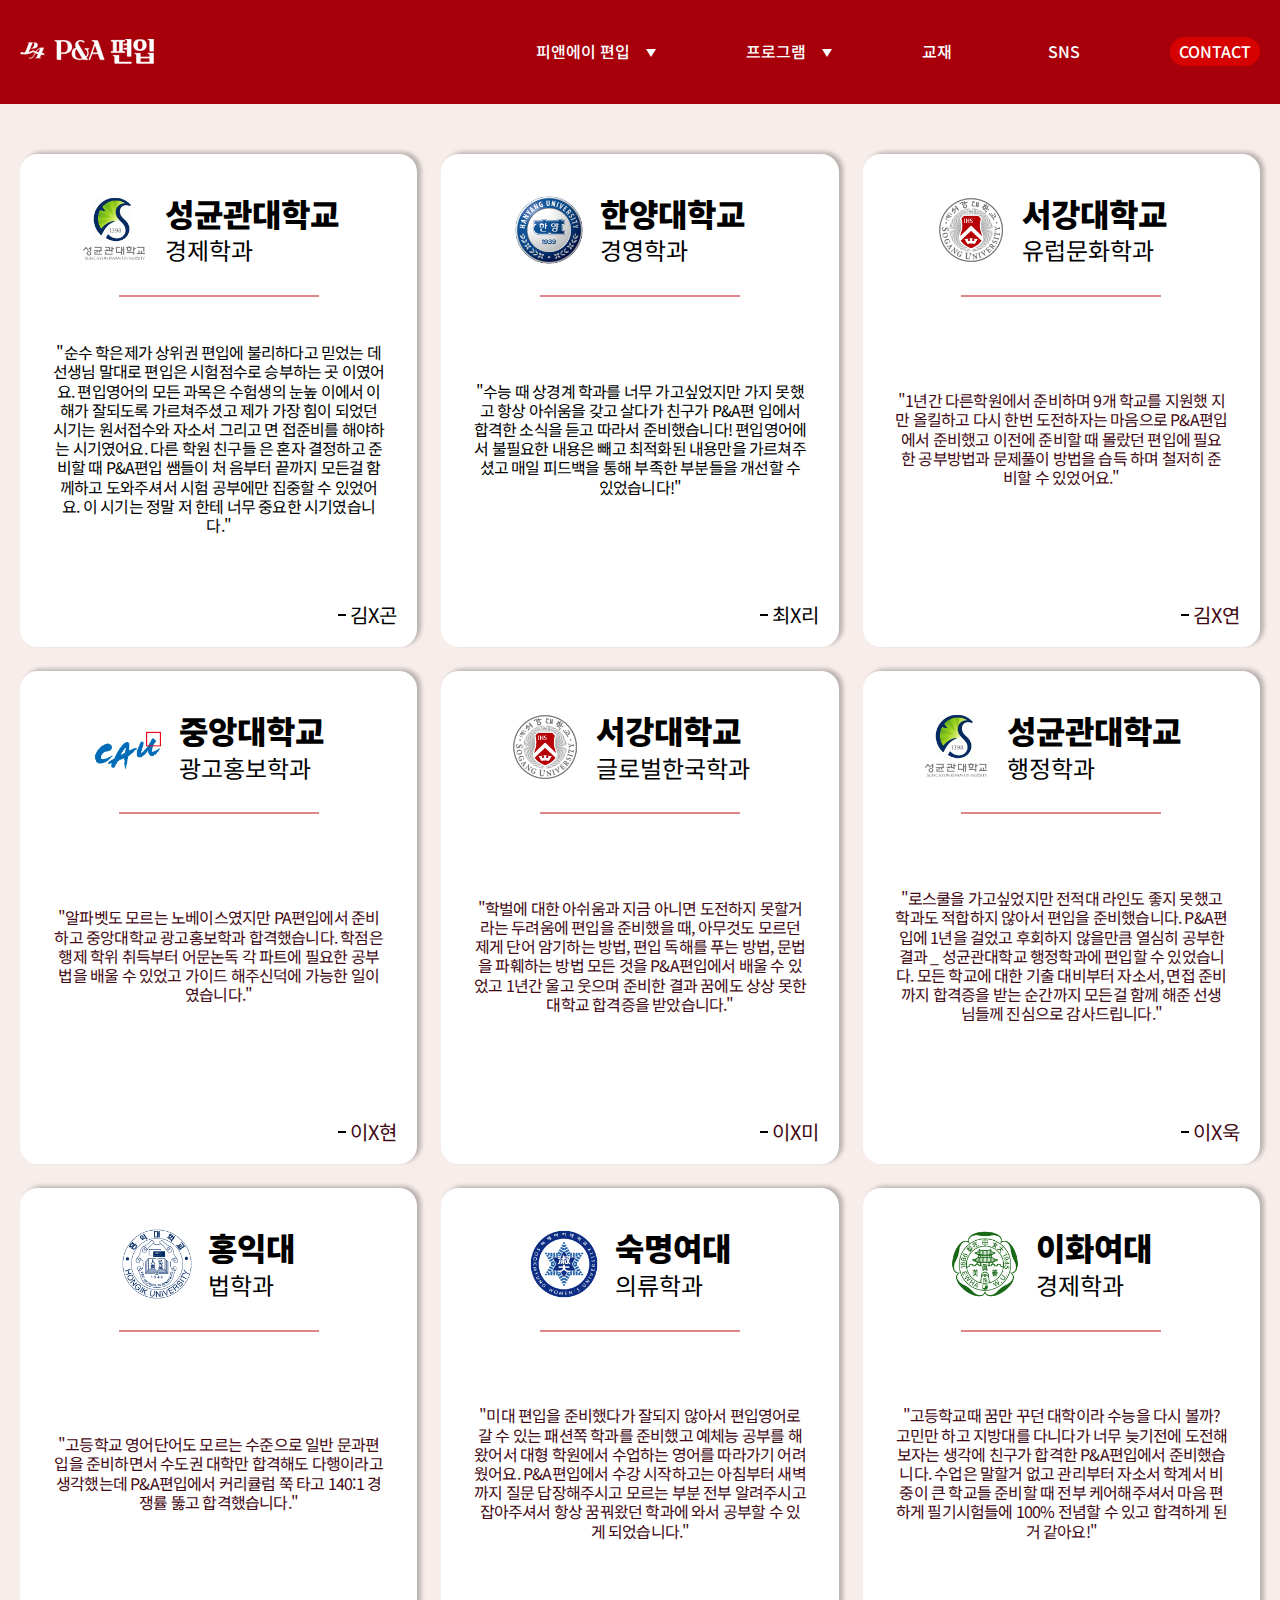
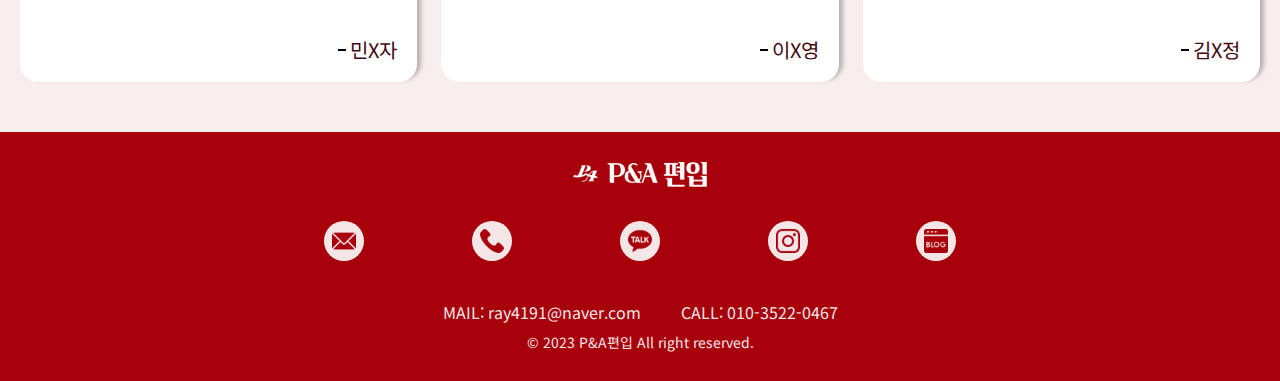
<file: views/reviews.html>
<!DOCTYPE html>
<html lang="ko">
<head>
    <meta charset="UTF-8">
    <meta http-equiv="X-UA-Compatible" content="IE=edge">
    <meta name="viewport" content="width=device-width, initial-scale=1.0">
    <meta property="og:title" content="P&A 편입학원">
    <meta property="og:description" content="나에게 최적화된 편입학원">
    <meta property="og:image" content="./../asset/img/teacher_all_m.png">
    <link rel="stylesheet" href="./../asset/style/import.css">
    <link rel="icon" href="./../asset/img/favi.png" type="image/x-icon">
    <title>P&A - 나에게 최적화된 편입학원</title>
</head>
<body>
    <div class="wrapper">
        <header class="header">
            <div class="header-wrap">
                <a href="./../index.html" class="logo-wrap">
                    <h1 class="logo">
                        <img src="./../asset/img/logo-02.png" alt="P&A 편입">
                    </h1>
                </a>
                
                <nav class="nav">
                    <div class="gnb">
                        <ul class="gnb-list">
                            <li class="item">
                                <a href="#" class="item-cont ico-triangle">피앤에이 편입</a>
    
                                <div class="lnb-wrap">
                                    <ul class="lnb-list">
                                        <li class="item">
                                            <a href="./about.html" class="item-cont">P&A 소개</a>
                                        </li>
                                        <li class="item">
                                            <a href="./teacher.html" class="item-cont">P&A 강사진</a>
                                        </li>
                                        <li class="item">
                                            <a href="./reviews.html" class="item-cont">P&A 합격수기</a>
                                        </li>
                                        <li class="item">
                                            <a href="./map.html" class="item-cont">오시는 길</a>
                                        </li>
                                    </ul>
                                </div>
                            </li>
                            <li class="item">
                                <a href="#" class="item-cont ico-triangle">프로그램</a>
    
                                <div class="lnb-wrap">
                                    <ul class="lnb-list">
                                        <li class="item">
                                            <a href="./program_math.html" class="item-cont">편입 수학</a>
                                        </li>
                                        <li class="item">
                                            <a href="./program_eng.html" class="item-cont">편입 영어</a>
                                        </li>
                                        <li class="item">
                                            <a href="./program_self_study.html" class="item-cont">독학 Premuim</a>
                                        </li>
                                        <li class="item">
                                            <a href="./program_interview.html" class="item-cont">자소서&면접</a>
                                        </li>
                                    </ul>
                                </div>
                            </li>
                            <li class="item">
                                <a href="./textbook.html" class="item-cont">교재</a>
                            </li>
                            <li class="item">
                                <a href="https://blog.naver.com/ray4191" class="item-cont">SNS</a>
                            </li>
                            <li class="item">
                                <div class="btn-wrap">
                                    <a href="./contact.html" class="btn btn-type01">
                                        <span class="btn-txt">CONTACT</span>
                                    </a>
                                </div>
                            </li>
                        </ul>
                    </div>
                </nav>
            </div>
        <button type="button" class="gnb-btn">
                <span class="line"></span>
                <span class="line"></span>
                <span class="line"></span>
            </button>
        </header>

        <section class="section reviews-cont01">
            <div class="sec-cont01">
                <div class="sec-cont-wrap">
                    <ul class="review-list-wrap">
                        <li class="item">
                            <div class="tit-info-wrap">
                                <span class="img-wrap">
                                    <img src="./../asset/img/sungkyunkwan.png" alt="대학 로고">
                                </span>

                                <div class="txt-info">
                                    <span class="tit">성균관대학교</span>
                                    <span class="desc">경제학과</span>
                                </div>
                            </div>

                            <div class="review-info-wrap">
                                <div class="txt-wrap">
                                    <p class="txt">
                                        "순수 학은제가 상위권 편입에 불리하다고 믿었는 데 선생님 말대로 편입은 시험점수로 승부하는 곳 이였어요. 편입영어의 모든 과목은 수험생의 눈높 이에서 이해가 잘되도록 가르쳐주셨고 제가 가장 힘이 되었던 시기는 원서접수와 자소서 그리고 면 접준비를 해야하는 시기였어요. 다른 학원 친구들 은 혼자 결정하고 준비할 때 P&A편입 쌤들이 처 음부터 끝까지 모든걸 함께하고 도와주셔서 시험 공부에만 집중할 수 있었어요. 이 시기는 정말 저 한테 너무 중요한 시기였습니다."
                                    </p>
                                </div>

                                <span class="people-info">
                                    <span class="info">김X곤</span>
                                </span>
                            </div>
                        </li>
                        <li class="item">
                            <div class="tit-info-wrap">
                                <span class="img-wrap">
                                    <img src="./../asset/img/hanyang.png" alt="대학 로고">
                                </span>

                                <div class="txt-info">
                                    <span class="tit">한양대학교</span>
                                    <span class="desc">경영학과</span>
                                </div>
                            </div>

                            <div class="review-info-wrap">
                                <div class="txt-wrap">
                                    <p class="txt">
                                        "수능 때 상경계 학과를 너무 가고싶었지만 가지
                                        못했고 항상 아쉬움을 갖고 살다가 친구가 P&A편 입에서 합격한 소식을 듣고 따라서 준비했습니다!
                                        편입영어에서 불필요한 내용은 빼고
                                        최적화된 내용만을 가르쳐주셨고 매일 피드백을 통해 부족한 부분들을 개선할 수 있었습니다!"
                                    </p>
                                </div>

                                <span class="people-info">
                                    <span class="info">최X리</span>
                                </span>
                            </div>
                        </li>
                        <li class="item">
                            <div class="tit-info-wrap">
                                <span class="img-wrap">
                                    <img src="./../asset/img/sogang.png" alt="대학 로고">
                                </span>

                                <div class="txt-info">
                                    <span class="tit">서강대학교</span>
                                    <span class="desc">유럽문화학과</span>
                                </div>
                            </div>

                            <div class="review-info-wrap">
                                <div class="txt-wrap">
                                    <p class="txt color-420814">
                                        "1년간 다른학원에서 준비하며 9개 학교를 지원했 지만 올킬하고 다시 한번 도전하자는 마음으로
                                        P&A편입에서 준비했고 이전에 준비할 때 몰랐던 편입에 필요한 공부방법과 문제풀이 방법을 습득 하며 철저히 준비할 수 있었어요."
                                    </p>
                                </div>

                                <span class="people-info">
                                    <span class="info color-420814">김X연</span>
                                </span>
                            </div>
                        </li>
                        <li class="item">
                            <div class="tit-info-wrap">
                                <span class="img-wrap">
                                    <img src="./../asset/img/chungang.png" alt="대학 로고">
                                </span>

                                <div class="txt-info">
                                    <span class="tit">중앙대학교</span>
                                    <span class="desc">광고홍보학과</span>
                                </div>
                            </div>

                            <div class="review-info-wrap">
                                <div class="txt-wrap">
                                    <p class="txt color-420814">
                                        "알파벳도 모르는 노베이스였지만
                                        PA편입에서 준비하고 중앙대학교 
                                        광고홍보학과 합격했습니다. 학점은행제 학위 취득부터 어문논독 각 파트에 필요한 공부법을 배울 수 있었고 가이드 해주신덕에 가능한 일이였습니다."
                                    </p>
                                </div>

                                <span class="people-info">
                                    <span class="info color-420814">이X현</span>
                                </span>
                            </div>
                        </li>
                        <li class="item">
                            <div class="tit-info-wrap">
                                <span class="img-wrap">
                                    <img src="./../asset/img/sogang.png" alt="대학 로고">
                                </span>

                                <div class="txt-info">
                                    <span class="tit">서강대학교</span>
                                    <span class="desc">글로벌한국학과</span>
                                </div>
                            </div>

                            <div class="review-info-wrap">
                                <div class="txt-wrap">
                                    <p class="txt color-420814">
                                        "학벌에 대한 아쉬움과 지금 아니면 도전하지
                                        못할거라는 두려움에 편입을 준비했을 때, 아무것도 모르던 제게 단어 암기하는 방법, 편입 독해를 푸는 방법, 문법을 파훼하는 방법 모든 것을 P&A편입에서 배울 수 있었고
                                        1년간 울고 웃으며 준비한 결과 꿈에도 상상
                                        못한 대학교 합격증을 받았습니다."
                                    </p>
                                </div>

                                <span class="people-info">
                                    <span class="info color-420814">이X미</span>
                                </span>
                            </div>
                        </li>
                        <li class="item">
                            <div class="tit-info-wrap">
                                <span class="img-wrap">
                                    <img src="./../asset/img/sungkyunkwan.png" alt="대학 로고">
                                </span>

                                <div class="txt-info">
                                    <span class="tit">성균관대학교</span>
                                    <span class="desc">행정학과</span>
                                </div>
                            </div>

                            <div class="review-info-wrap">
                                <div class="txt-wrap">
                                    <p class="txt color-420814">
                                        "로스쿨을 가고싶었지만 전적대 라인도 좋지 못했고 학과도 적합하지 않아서 편입을 준비했습니다. P&A편입에 1년을 걸었고 후회하지 않을만큼 열심히 공부한 결과 _ 성균관대학교 행정학과에 편입할 수 있었습니다. 모든 학교에 대한 기출 대비부터 자소서, 면접 준비까지 합격증을 받는 순간까지 모든걸 함께 해준 선생님들께 진심으로 감사드립니다."
                                    </p>
                                </div>

                                <span class="people-info">
                                    <span class="info color-420814">이X욱</span>
                                </span>
                            </div>
                        </li>
                        <li class="item">
                            <div class="tit-info-wrap">
                                <span class="img-wrap">
                                    <img src="./../asset/img/hongik.png" alt="대학 로고">
                                </span>

                                <div class="txt-info">
                                    <span class="tit">홍익대</span>
                                    <span class="desc">법학과</span>
                                </div>
                            </div>

                            <div class="review-info-wrap">
                                <div class="txt-wrap">
                                    <p class="txt color-420814">
                                        "고등학교 영어단어도 모르는 수준으로 일반 문과편입을 준비하면서 수도권 대학만 합격해도 다행이라고 생각했는데 P&A편입에서 커리큘럼 쭉 타고 140:1 경쟁률 뚫고 합격했습니다."
                                    </p>
                                </div>

                                <span class="people-info">
                                    <span class="info color-420814">민X자</span>
                                </span>
                            </div>
                        </li>
                        <li class="item">
                            <div class="tit-info-wrap">
                                <span class="img-wrap">
                                    <img src="./../asset/img/sookmyung.png" alt="대학 로고">
                                </span>

                                <div class="txt-info">
                                    <span class="tit">숙명여대</span>
                                    <span class="desc">의류학과</span>
                                </div>
                            </div>

                            <div class="review-info-wrap">
                                <div class="txt-wrap">
                                    <p class="txt color-420814">
                                        "미대 편입을 준비했다가 잘되지 않아서 편입영어로 갈 수 있는 패션쪽 학과를 준비했고 예체능 공부를 해왔어서 대형 학원에서 수업하는 영어를 따라가기 어려웠어요. P&A편입에서 수강 시작하고는 아침부터 새벽까지 질문 답장해주시고 모르는 부분 전부 알려주시고 잡아주셔서 항상 꿈꿔왔던 학과에 와서 공부할 수 있게 되었습니다."
                                    </p>
                                </div>

                                <span class="people-info">
                                    <span class="info color-420814">이X영</span>
                                </span>
                            </div>
                        </li>
                        <li class="item">
                            <div class="tit-info-wrap">
                                <span class="img-wrap">
                                    <img src="./../asset/img/ewha.png" alt="대학 로고">
                                </span>

                                <div class="txt-info">
                                    <span class="tit">이화여대</span>
                                    <span class="desc">경제학과</span>
                                </div>
                            </div>

                            <div class="review-info-wrap">
                                <div class="txt-wrap">
                                    <p class="txt color-420814">
                                        "고등학교때 꿈만 꾸던 대학이라 수능을 다시 볼까? 고민만 하고 지방대를 다니다가 너무 늦기전에 도전해보자는 생각에 친구가 합격한 P&A편입에서 준비했습니다. 수업은 말할거 없고 관리부터 자소서 학계서 비중이 큰 학교들 준비할 때 전부 케어해주셔서 마음 편하게 필기시험들에 100% 전념할 수 있고 합격하게 된거 같아요!"
                                    </p>
                                </div>

                                <span class="people-info">
                                    <span class="info color-420814">김X정</span>
                                </span>
                            </div>
                        </li>
                    </ul>
                </div>
            </div>
        </section>

        <footer class="footer">
            <div class="footer-wrap">
                <a href="./../index.html" class="logo-wrap">
                    <div class="logo">
                        <img src="./../asset/img/logo-02.png" alt="P&A 편입">
                    </div>
                </a>

                <ul class="footer-list-wrap">
                    <li class="item">
                        <a href="mailto:ray4191@naver.com" class="item-cont">
                            <img src="./../asset/img/ico-email.png" alt="email" class="ico">
                        </a>
                    </li>
                    <li class="item">
                        <a href="tel:010-3522-0467" class="item-cont">
                            <img src="./../asset/img/ico-phone-call.png" alt="call" class="ico">
                        </a>
                    </li>
                    <li class="item">
                        <a href="#" class="item-cont">
                            <img src="./../asset/img/ico-kakao-talk.png" alt="kakao" class="ico">
                        </a>
                    </li>
                    <li class="item">
                        <a href="https://www.instagram.com/transfer_sg/" class="item-cont" target="_blank">
                            <img src="./../asset/img/ico-instagram.png" alt="instagram" class="ico">
                        </a>
                    </li>
                    <li class="item">
                        <a href="https://blog.naver.com/ray4191" class="item-cont" target="_blank">
                            <img src="./../asset/img/ico-blog.png" alt="blog" class="ico">
                        </a>
                    </li>
                </ul>

                <div class="copyright-wrap">
                    <div class="info-wrap">
                        <span class="info">MAIL: ray4191@naver.com</span>
                        <span class="info">CALL: 010-3522-0467</span>
                    </div>
                    <span class="copyright">© 2023 P&A편입 All right reserved.</span>
                </div>
            </div>
        </footer>
    </div>

    <script src="./../asset/js/main.js"></script>
</body>
</html>
</file>
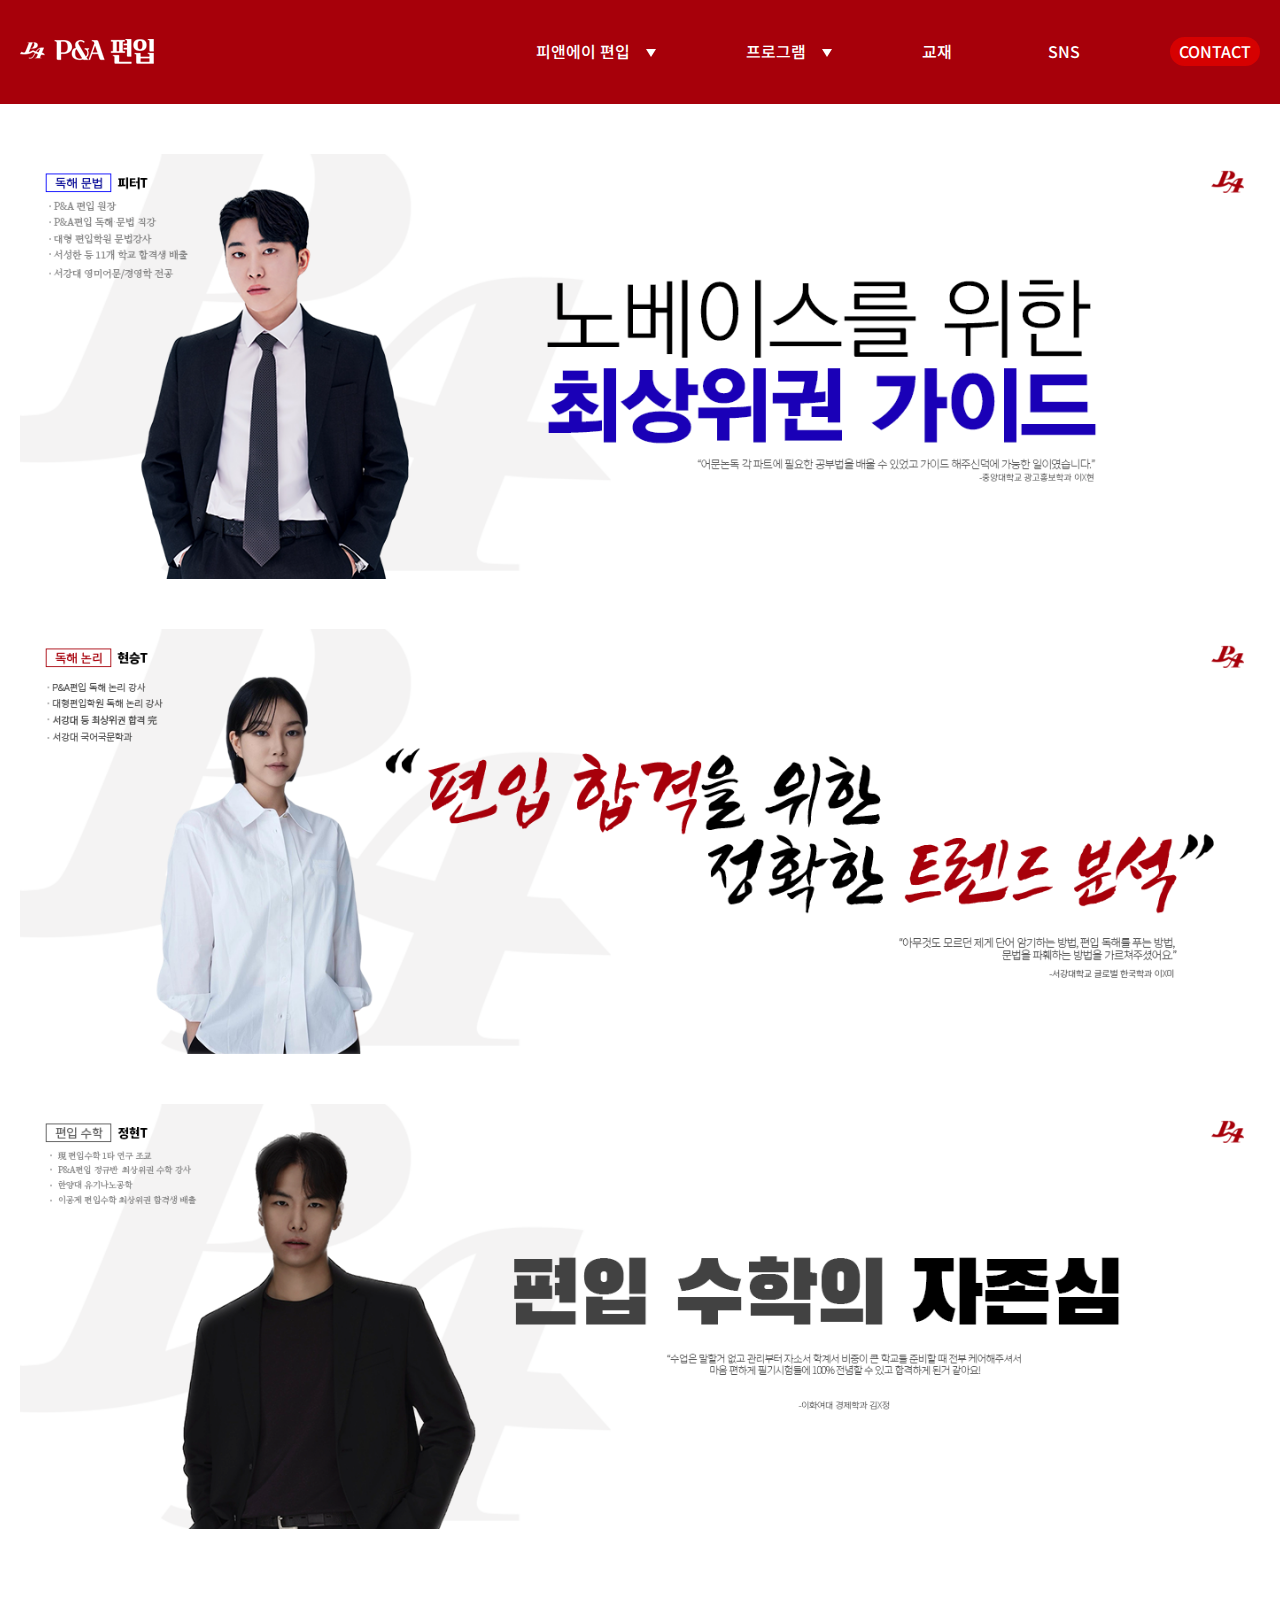
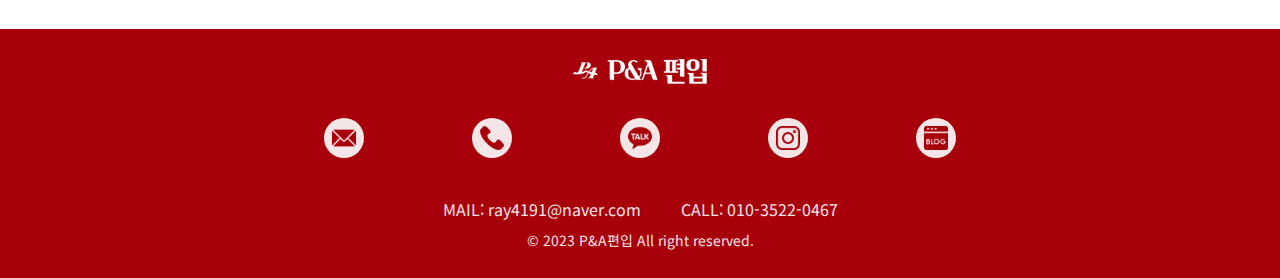
<file: views/teacher.html>
<!DOCTYPE html>
<html lang="ko">
<head>
    <meta charset="UTF-8">
    <meta http-equiv="X-UA-Compatible" content="IE=edge">
    <meta name="viewport" content="width=device-width, initial-scale=1.0">
    <meta property="og:title" content="P&A 편입학원">
    <meta property="og:description" content="나에게 최적화된 편입학원">
    <meta property="og:image" content="./../asset/img/teacher_all_m.png">
    <link rel="stylesheet" href="./../asset/style/import.css">
    <link rel="icon" href="./../asset/img/favi.png" type="image/x-icon">
    <title>P&A - 나에게 최적화된 편입학원</title>
</head>
<body>
    <div class="wrapper">
        <header class="header">
            <div class="header-wrap">
                <a href="./../index.html" class="logo-wrap">
                    <h1 class="logo">
                        <img src="./../asset/img/logo-02.png" alt="P&A 편입">
                    </h1>
                </a>
                
                <nav class="nav">
                    <div class="gnb">
                        <ul class="gnb-list">
                            <li class="item">
                                <a href="#" class="item-cont ico-triangle">피앤에이 편입</a>
    
                                <div class="lnb-wrap">
                                    <ul class="lnb-list">
                                        <li class="item">
                                            <a href="./about.html" class="item-cont">P&A 소개</a>
                                        </li>
                                        <li class="item">
                                            <a href="./teacher.html" class="item-cont">P&A 강사진</a>
                                        </li>
                                        <li class="item">
                                            <a href="./reviews.html" class="item-cont">P&A 합격수기</a>
                                        </li>
                                        <li class="item">
                                            <a href="./map.html" class="item-cont">오시는 길</a>
                                        </li>
                                    </ul>
                                </div>
                            </li>
                            <li class="item">
                                <a href="#" class="item-cont ico-triangle">프로그램</a>
    
                                <div class="lnb-wrap">
                                    <ul class="lnb-list">
                                        <li class="item">
                                            <a href="./program_math.html" class="item-cont">편입 수학</a>
                                        </li>
                                        <li class="item">
                                            <a href="./program_eng.html" class="item-cont">편입 영어</a>
                                        </li>
                                        <li class="item">
                                            <a href="./program_self_study.html" class="item-cont">독학 Premuim</a>
                                        </li>
                                        <li class="item">
                                            <a href="./program_interview.html" class="item-cont">자소서&면접</a>
                                        </li>
                                    </ul>
                                </div>
                            </li>
                            <li class="item">
                                <a href="./textbook.html" class="item-cont">교재</a>
                            </li>
                            <li class="item">
                                <a href="https://blog.naver.com/ray4191" class="item-cont">SNS</a>
                            </li>
                            <li class="item">
                                <div class="btn-wrap">
                                    <a href="./contact.html" class="btn btn-type01">
                                        <span class="btn-txt">CONTACT</span>
                                    </a>
                                </div>
                            </li>
                        </ul>
                    </div>
                </nav>
            </div>
        <button type="button" class="gnb-btn">
                <span class="line"></span>
                <span class="line"></span>
                <span class="line"></span>
            </button>
        </header>

        <section class="section teacher-cont01">
            <div class="sec-cont01">
                <div class="sec-cont-wrap">
                    <div class="img-wrap">
                        <img src="./../asset/img/teacher01.png" alt="" class="pc-img">
                        <img src="./../asset/img/teacher01_m.png" alt="" class="m-img">
                    </div>
                </div>

                <div class="sec-cont-wrap">
                    <div class="img-wrap">
                        <img src="./../asset/img/teacher02.png" alt="" class="pc-img">
                        <img src="./../asset/img/teacher02_m.png" alt="" class="m-img">
                    </div>
                </div>

                <div class="sec-cont-wrap">
                    <div class="img-wrap">
                        <img src="./../asset/img/teacher03.png" alt="" class="pc-img">
                        <img src="./../asset/img/teacher03_m.png" alt="" class="m-img">
                    </div>
                </div>

                <div class="sec-cont-wrap">
                    <div class="img-wrap">
                        <img src="./../asset/img/teacher_all_m.png" alt="" class="m-img">
                    </div>
                </div>
            </div>
        </section>

        <footer class="footer">
            <div class="footer-wrap">
                <a href="./../index.html" class="logo-wrap">
                    <div class="logo">
                        <img src="./../asset/img/logo-02.png" alt="P&A 편입">
                    </div>
                </a>

                <ul class="footer-list-wrap">
                    <li class="item">
                        <a href="mailto:ray4191@naver.com" class="item-cont">
                            <img src="./../asset/img/ico-email.png" alt="email" class="ico">
                        </a>
                    </li>
                    <li class="item">
                        <a href="tel:010-3522-0467" class="item-cont">
                            <img src="./../asset/img/ico-phone-call.png" alt="call" class="ico">
                        </a>
                    </li>
                    <li class="item">
                        <a href="#" class="item-cont">
                            <img src="./../asset/img/ico-kakao-talk.png" alt="kakao" class="ico">
                        </a>
                    </li>
                    <li class="item">
                        <a href="https://www.instagram.com/transfer_sg/" class="item-cont" target="_blank">
                            <img src="./../asset/img/ico-instagram.png" alt="instagram" class="ico">
                        </a>
                    </li>
                    <li class="item">
                        <a href="https://blog.naver.com/ray4191" class="item-cont" target="_blank">
                            <img src="./../asset/img/ico-blog.png" alt="blog" class="ico">
                        </a>
                    </li>
                </ul>

                <div class="copyright-wrap">
                    <div class="info-wrap">
                        <span class="info">MAIL: ray4191@naver.com</span>
                        <span class="info">CALL: 010-3522-0467</span>
                    </div>
                    <span class="copyright">© 2023 P&A편입 All right reserved.</span>
                </div>
            </div>
        </footer>
    </div>

    <script src="./../asset/js/main.js"></script>
</body>
</html>
</file>
<file: asset/style/import.css>
@import url('./style.css');
</file>
